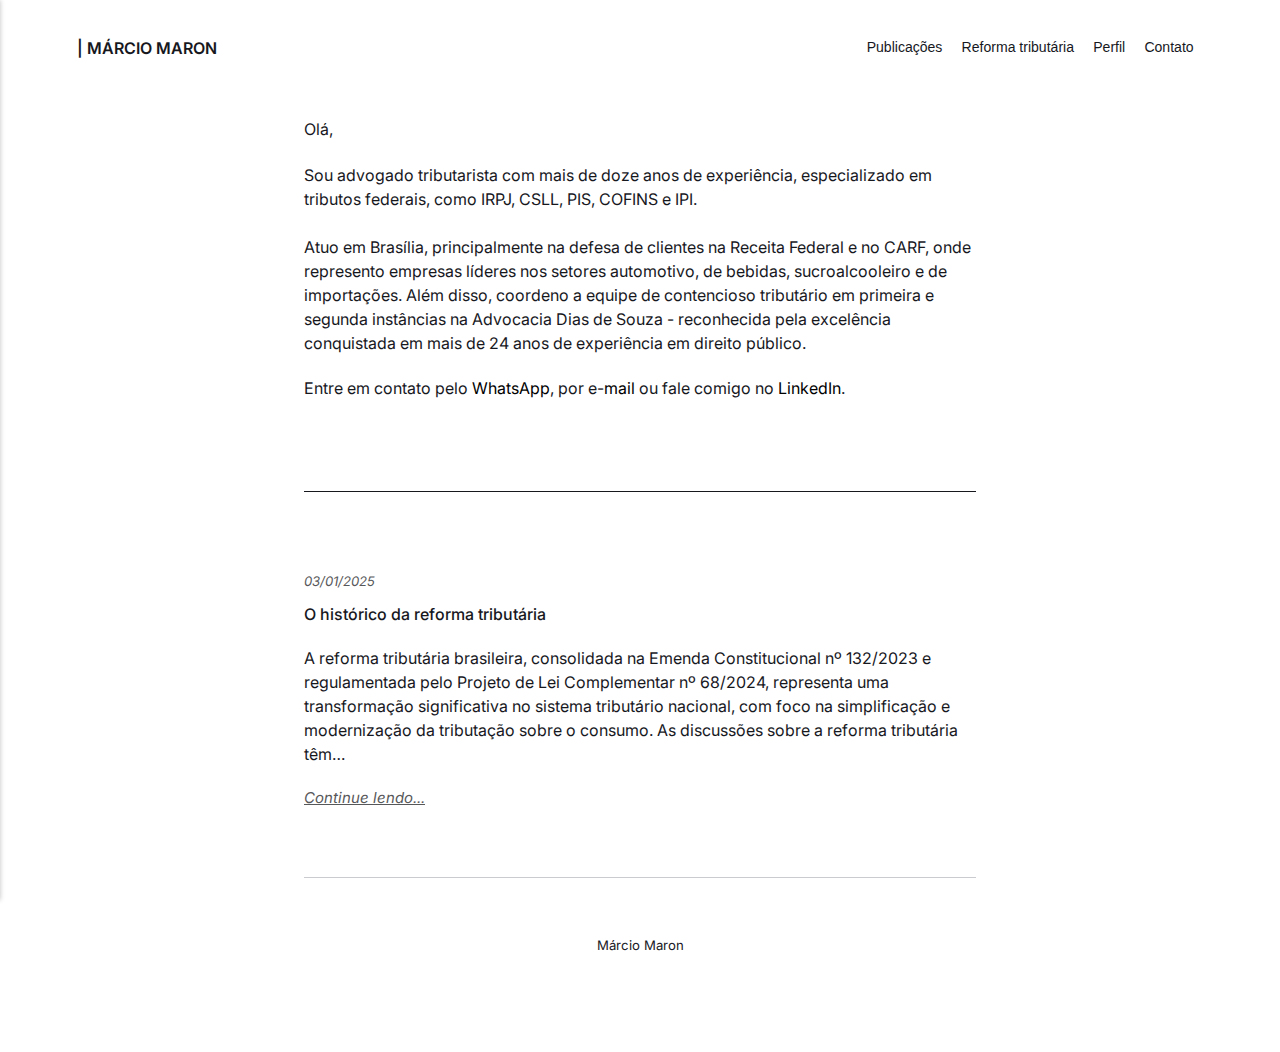
<file: index.html>
<!DOCTYPE html><html lang="pt-br"><head><meta charset="utf-8"><meta http-equiv="X-UA-Compatible" content="IE=edge"><meta name="viewport" content="width=device-width,initial-scale=1"><title>| MÁRCIO MARON</title><meta name="generator" content="Publii Open-Source CMS for Static Site"><link rel="canonical" href="https://marciomaron.github.io/blog/"><link rel="alternate" type="application/atom+xml" href="https://marciomaron.github.io/blog/feed.xml"><link rel="alternate" type="application/json" href="https://marciomaron.github.io/blog/feed.json"><meta property="og:title" content="| MÁRCIO MARON"><meta property="og:site_name" content="| MÁRCIO MARON"><meta property="og:description" content=""><meta property="og:url" content="https://marciomaron.github.io/blog/"><meta property="og:type" content="website"><link rel="stylesheet" href="https://marciomaron.github.io/blog/assets/css/style.css?v=66e48101b60fecb039766e4c2c073a43"><script type="application/ld+json">{"@context":"http://schema.org","@type":"Organization","name":"| MÁRCIO MARON","url":"https://marciomaron.github.io/blog/","sameAs":["www.linkedin.com/in/marciomaron"]}</script><noscript><style>img[loading] {
                    opacity: 1;
                }</style></noscript><script src="greetings.js"></script><link rel="preconnect" href="https://fonts.googleapis.com"><link rel="preconnect" href="https://fonts.gstatic.com" crossorigin><link href="https://fonts.googleapis.com/css2?family=Inter:ital,opsz@0,14..32;1,14..32&display=swap" rel="stylesheet"><style>.fi{fill:none;stroke-linecap:round;stroke-linejoin:round;vertical-align:middle}</style></head><body class="home-template"><script src="greetings.js"></script><header class="top js-header"><a class="logo" href="https://marciomaron.github.io/blog/">| MÁRCIO MARON</a><nav class="navbar js-navbar"><button class="navbar__toggle js-toggle" aria-label="Menu" aria-haspopup="true" aria-expanded="false"><span class="navbar__toggle-box"><span class="navbar__toggle-inner">Menu</span></span></button><ul class="navbar__menu"><li><a href="https://marciomaron.github.io/blog/" title="Publicações" target="_self">Publicações</a></li><li><a href="https://marciomaron.github.io/blog/tags/reformatributaria/" target="_self">Reforma tributária</a></li><li><a href="https://marciomaron.github.io/blog/perfil.html" target="_self">Perfil</a></li><li><a href="https://marciomaron.github.io/blog/contato.html" title="Contato" target="_self">Contato</a></li></ul></nav></header><main><div class="hero hero--noimage"><header class="hero__content"><div class="wrapper"><p id="saudadiv">Olá,</p><p>Sou advogado tributarista com mais de doze anos de experiência, especializado em tributos federais, como IRPJ, CSLL, PIS, COFINS e IPI.<br><br>Atuo em Brasília, principalmente na defesa de clientes na Receita Federal e no CARF, onde represento empresas líderes nos setores automotivo, de bebidas, sucroalcooleiro e de importações. Além disso, coordeno a equipe de contencioso tributário em primeira e segunda instâncias na Advocacia Dias de Souza - reconhecida pela excelência conquistada em mais de 24 anos de experiência em direito público.</p><p>Entre em contato pelo <span style="color: #000000;"><a href="https://wa.me/5561999346785?text=Ol%C3%A1%2C%20consegui%20o%20seu%20contato%20pelo%20seu%20site.%20Preciso%20falar%20com%20voc%C3%AA." title="WhatsApp" target="_blank" rel="noopener" style="color: #000000;">WhatsApp</a></span>, por <a href="&amp;#109;&amp;#97;&amp;#105;&amp;#108;&amp;#116;&amp;#111;&amp;#58;&amp;#109;&amp;#97;&amp;#114;&amp;#99;&amp;#105;&amp;#111;&amp;#46;&amp;#109;&amp;#97;&amp;#114;&amp;#111;&amp;#110;&amp;#64;&amp;#109;&amp;#97;&amp;#114;&amp;#99;&amp;#105;&amp;#111;&amp;#109;&amp;#97;&amp;#114;&amp;#111;&amp;#110;&amp;#46;&amp;#99;&amp;#111;&amp;#109;&amp;#46;&amp;#98;&amp;#114;" title="e-mail">e-<span style="color: #000000;">mail</span></a> ou fale comigo no <span style="color: #000000;"><a href="http://www.linkedin.com/in/marciomaron" title="LinkedIn" style="color: #000000;">LinkedIn</a></span>.</p><p> </p></div></header></div><div class="wrapper feed"><article class="feed__item"><div class="feed__content"><header><div class="feed__meta"><time datetime="2025-01-03T18:34" class="feed__date">03/01/2025</time></div><h2 class="feed__title"><a href="https://marciomaron.github.io/blog/o-historico-da-reforma-tributaria.html">O histórico da reforma tributária</a></h2></header><p>A reforma tributária brasileira, consolidada na Emenda Constitucional nº 132/2023 e regulamentada pelo Projeto de Lei Complementar nº 68/2024, representa uma transformação significativa no sistema tributário nacional, com foco na simplificação e modernização da tributação sobre o consumo. As discussões sobre a reforma tributária têm&hellip;</p><a href="https://marciomaron.github.io/blog/o-historico-da-reforma-tributaria.html" class="readmore feed__readmore">Continue lendo...</a></div></article></div></main><footer class="footer"><div class="wrapper"><div class="footer__copyright"><p>Márcio Maron</p></div><div class="footer__social"><a href="www.linkedin.com/in/marciomaron" aria-label="LinkedIn"><svg><use xlink:href="https://marciomaron.github.io/blog/assets/svg/svg-map.svg#linkedin"/></svg></a></div><button onclick="backToTopFunction()" id="backToTop" class="footer__bttop" aria-label="Voltar ao topo" title="Voltar ao topo"><svg width="20" height="20"><use xlink:href="https://marciomaron.github.io/blog/assets/svg/svg-map.svg#toparrow"/></svg></button></div></footer><script defer="defer" src="https://marciomaron.github.io/blog/assets/js/scripts.min.js?v=ffcbea6c02c8178d10092962b235a5b0"></script><script>window.publiiThemeMenuConfig={mobileMenuMode:'sidebar',animationSpeed:300,submenuWidth: 'auto',doubleClickTime:500,mobileMenuExpandableSubmenus:true,relatedContainerForOverlayMenuSelector:'.top'};</script><script>var images = document.querySelectorAll('img[loading]');
        for (var i = 0; i < images.length; i++) {
            if (images[i].complete) {
                images[i].classList.add('is-loaded');
            } else {
                images[i].addEventListener('load', function () {
                    this.classList.add('is-loaded');
                }, false);
            }
        }</script></body></html>
</file>
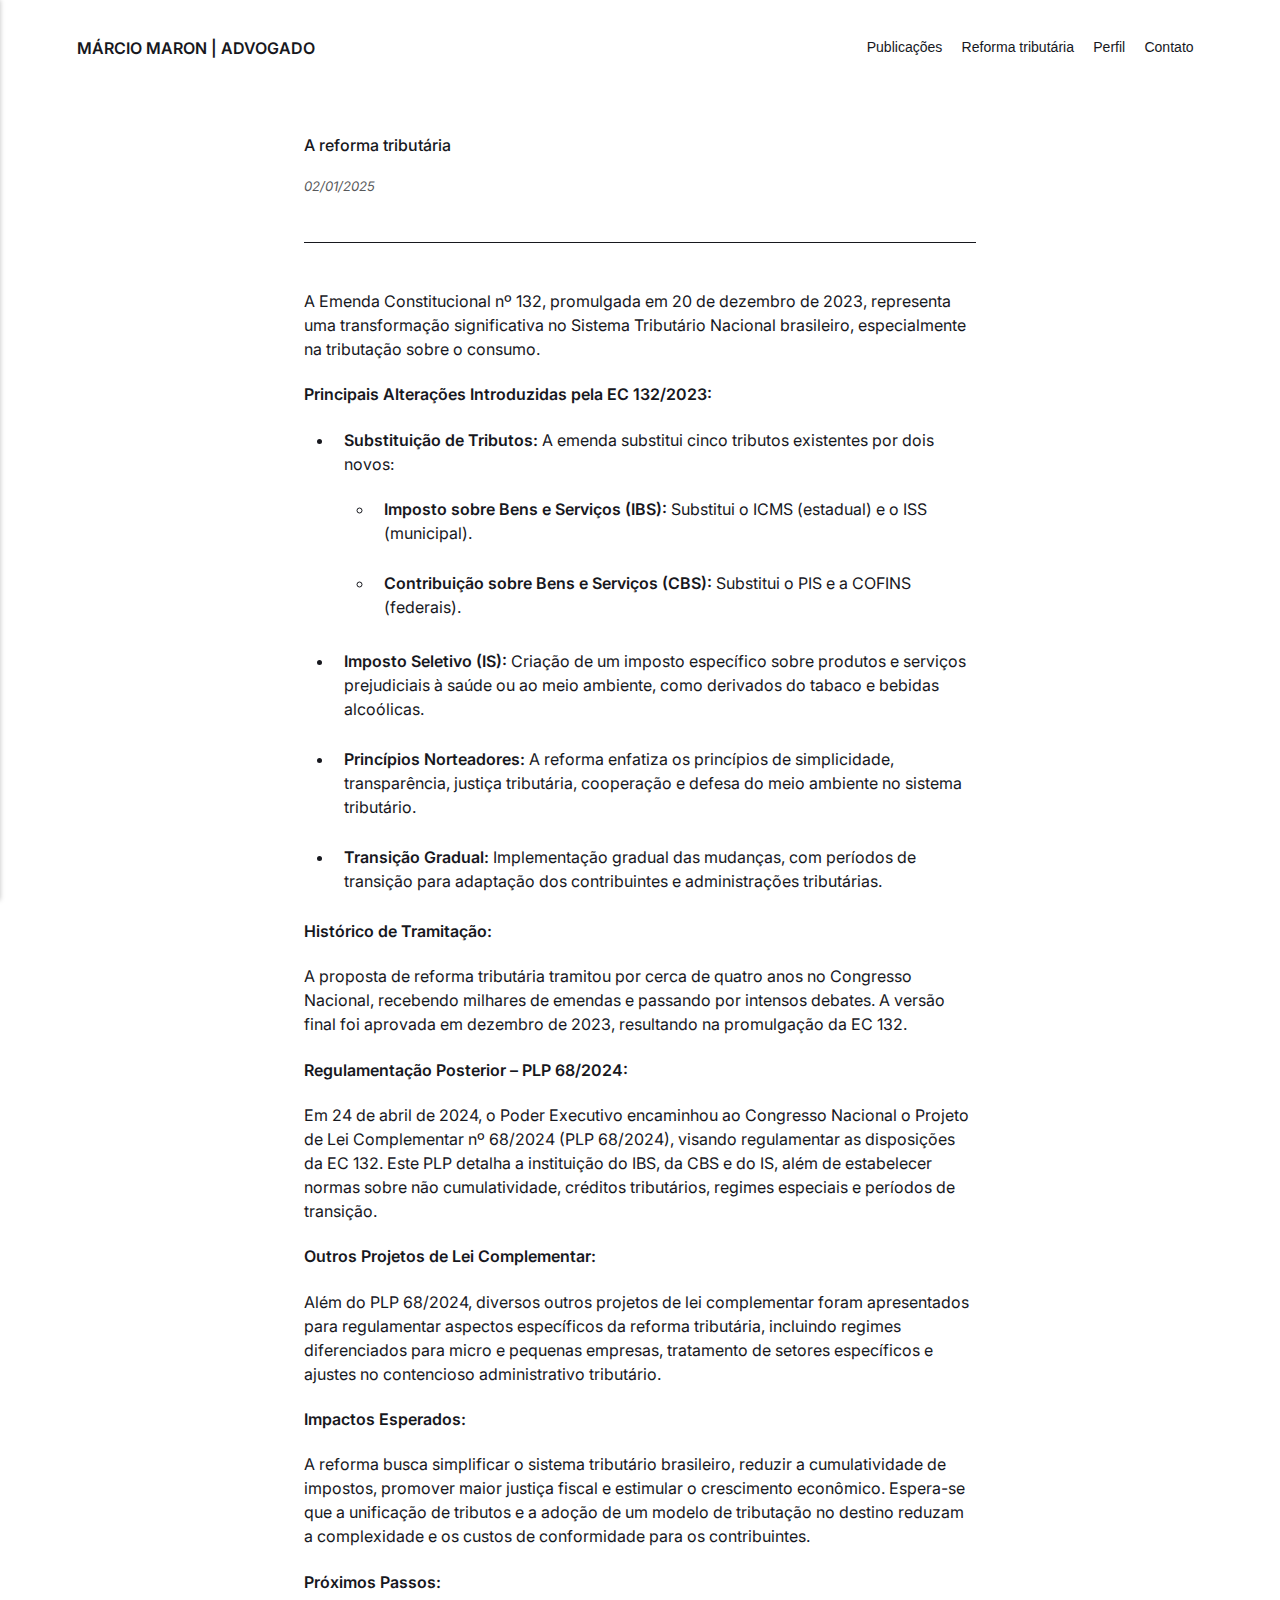
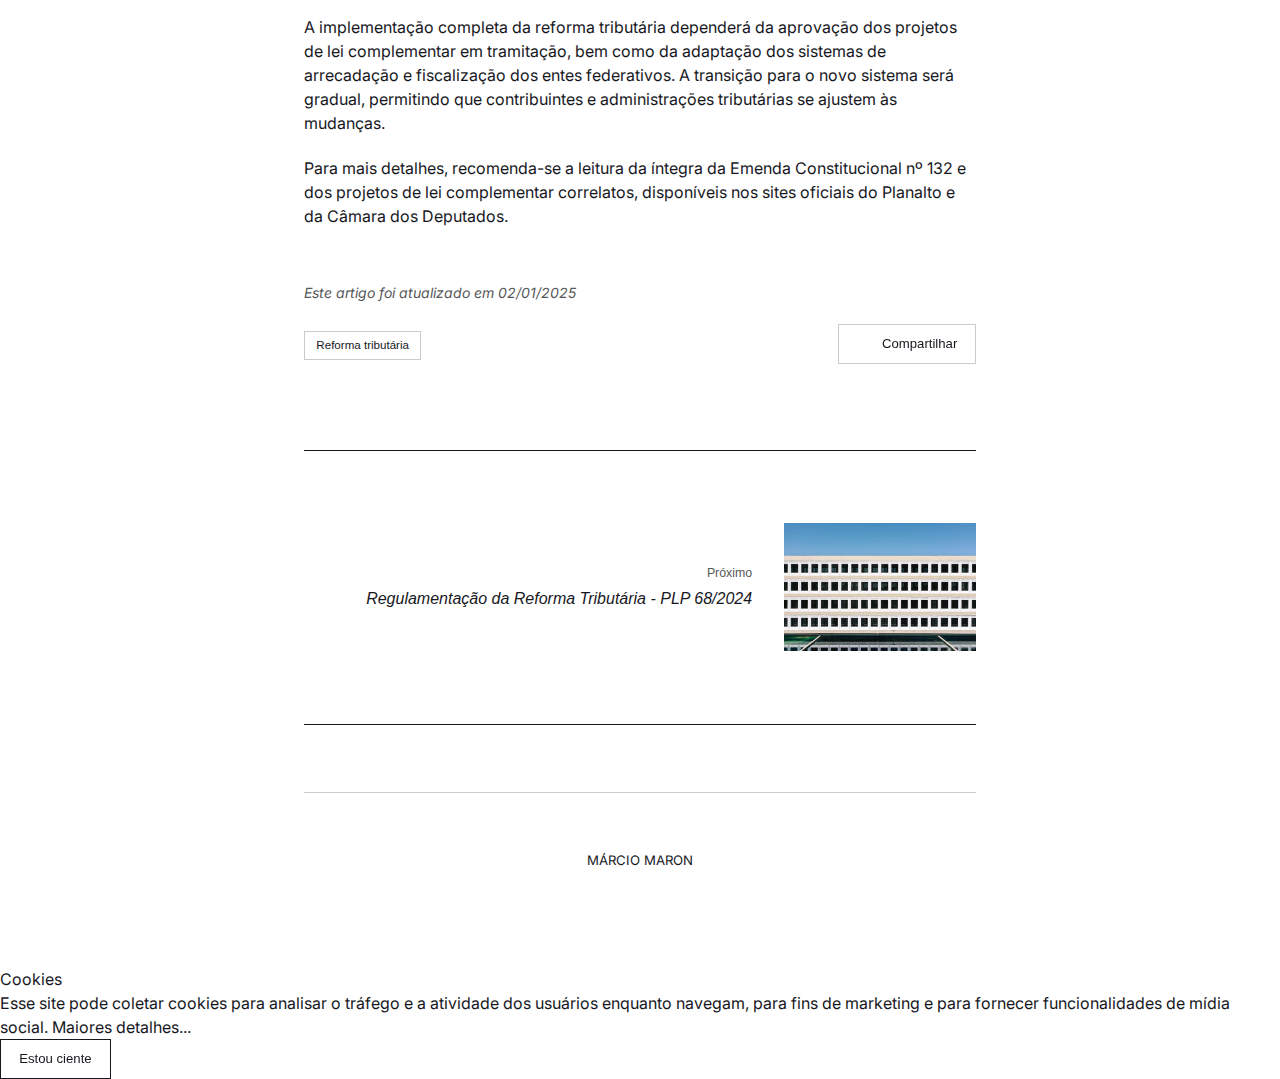
<file: a-reforma-tributaria.html>
<!DOCTYPE html><html lang="pt-br"><head><meta charset="utf-8"><meta http-equiv="X-UA-Compatible" content="IE=edge"><meta name="viewport" content="width=device-width,initial-scale=1"><title>A reforma tributária - MÁRCIO MARON | ADVOGADO</title><meta name="description" content="A Emenda Constitucional nº 132, promulgada em 20 de dezembro de 2023, representa uma transformação significativa no Sistema Tributário Nacional brasileiro, especialmente na tributação sobre o consumo. Principais Alterações Introduzidas pela EC 132/2023: Substituição de Tributos: A emenda substitui cinco tributos existentes por dois novos:&hellip;"><meta name="generator" content="Publii Open-Source CMS for Static Site"><script type="text/javascript" async src="https://www.googletagmanager.com/gtag/js?id=G-RFB75SV3LR"></script><script type="text/javascript">window.dataLayer = window.dataLayer || [];
				  function gtag(){dataLayer.push(arguments);}
				  gtag('js', new Date());
				  gtag('config', 'G-RFB75SV3LR' );</script><link rel="canonical" href="https://marciomaron.github.io/blog/a-reforma-tributaria.html"><link rel="alternate" type="application/atom+xml" href="https://marciomaron.github.io/blog/feed.xml"><link rel="alternate" type="application/json" href="https://marciomaron.github.io/blog/feed.json"><meta property="og:title" content="A reforma tributária"><meta property="og:site_name" content="MÁRCIO MARON | ADVOGADO"><meta property="og:description" content="A Emenda Constitucional nº 132, promulgada em 20 de dezembro de 2023, representa uma transformação significativa no Sistema Tributário Nacional brasileiro, especialmente na tributação sobre o consumo. Principais Alterações Introduzidas pela EC 132/2023: Substituição de Tributos: A emenda substitui cinco tributos existentes por dois novos:&hellip;"><meta property="og:url" content="https://marciomaron.github.io/blog/a-reforma-tributaria.html"><meta property="og:type" content="article"><link rel="shortcut icon" href="https://marciomaron.github.io/blog/media/website/favicon-32x32.png" type="image/png"><link rel="stylesheet" href="https://marciomaron.github.io/blog/assets/css/style.css?v=a04d1b5a97a831f4463d0fa3baf5745c"><script type="application/ld+json">{"@context":"http://schema.org","@type":"Article","mainEntityOfPage":{"@type":"WebPage","@id":"https://marciomaron.github.io/blog/a-reforma-tributaria.html"},"headline":"A reforma tributária","datePublished":"2025-01-02T21:35-03:00","dateModified":"2025-01-02T22:18-03:00","description":"A Emenda Constitucional nº 132, promulgada em 20 de dezembro de 2023, representa uma transformação significativa no Sistema Tributário Nacional brasileiro, especialmente na tributação sobre o consumo. Principais Alterações Introduzidas pela EC 132/2023: Substituição de Tributos: A emenda substitui cinco tributos existentes por dois novos:&hellip;","author":{"@type":"Person","name":"Márcio Maron","url":"https://marciomaron.github.io/blog/authors/marcio-maron/"},"publisher":{"@type":"Organization","name":"Márcio Maron"}}</script><noscript><style>img[loading] {
                    opacity: 1;
                }</style></noscript><script src="assets/js/greetings.js" defer="defer"></script><link rel="preconnect" href="https://fonts.googleapis.com"><link rel="preconnect" href="https://fonts.gstatic.com" crossorigin><link href="https://fonts.googleapis.com/css2?family=Inter:ital,opsz@0,14..32;1,14..32&display=swap" rel="stylesheet"><style>.fi{fill:none;stroke-linecap:round;stroke-linejoin:round;vertical-align:middle}</style></head><body class="post-template"><script src="greetings.js"></script><header class="top js-header"><a class="logo" href="https://marciomaron.github.io/blog/">MÁRCIO MARON | ADVOGADO</a><nav class="navbar js-navbar"><button class="navbar__toggle js-toggle" aria-label="Menu" aria-haspopup="true" aria-expanded="false"><span class="navbar__toggle-box"><span class="navbar__toggle-inner">Menu</span></span></button><ul class="navbar__menu"><li><a href="https://marciomaron.github.io/blog/" title="Publicações" target="_self">Publicações</a></li><li><a href="https://marciomaron.github.io/blog/tags/reformatributaria/" target="_self">Reforma tributária</a></li><li><a href="https://marciomaron.github.io/blog/perfil.html" title="Perfil" target="_self">Perfil</a></li><li><a href="https://marciomaron.github.io/blog/contato.html" title="Contato" target="_self">Contato</a></li></ul></nav></header><main class="post"><article class="content"><div class="hero hero--noimage"><header class="hero__content"><div class="wrapper"><h1>A reforma tributária</h1><div class="feed__meta content__meta"><time datetime="2025-01-02T21:35" class="feed__date">02/01/2025</time></div></div></header></div><div class="entry-wrapper content__entry"><p>A Emenda Constitucional nº 132, promulgada em 20 de dezembro de 2023, representa uma transformação significativa no Sistema Tributário Nacional brasileiro, especialmente na tributação sobre o consumo.</p><p><strong>Principais Alterações Introduzidas pela EC 132/2023:</strong></p><ul><li><p><strong>Substituição de Tributos:</strong> A emenda substitui cinco tributos existentes por dois novos:</p><ul><li><p><strong>Imposto sobre Bens e Serviços (IBS):</strong> Substitui o ICMS (estadual) e o ISS (municipal).</p></li><li><p><strong>Contribuição sobre Bens e Serviços (CBS):</strong> Substitui o PIS e a COFINS (federais).</p></li></ul></li><li><p><strong>Imposto Seletivo (IS):</strong> Criação de um imposto específico sobre produtos e serviços prejudiciais à saúde ou ao meio ambiente, como derivados do tabaco e bebidas alcoólicas.</p></li><li><p><strong>Princípios Norteadores:</strong> A reforma enfatiza os princípios de simplicidade, transparência, justiça tributária, cooperação e defesa do meio ambiente no sistema tributário.</p></li><li><p><strong>Transição Gradual:</strong> Implementação gradual das mudanças, com períodos de transição para adaptação dos contribuintes e administrações tributárias.</p></li></ul><p><strong>Histórico de Tramitação:</strong></p><p>A proposta de reforma tributária tramitou por cerca de quatro anos no Congresso Nacional, recebendo milhares de emendas e passando por intensos debates. A versão final foi aprovada em dezembro de 2023, resultando na promulgação da EC 132.</p><p><strong>Regulamentação Posterior – PLP 68/2024:</strong></p><p>Em 24 de abril de 2024, o Poder Executivo encaminhou ao Congresso Nacional o Projeto de Lei Complementar nº 68/2024 (PLP 68/2024), visando regulamentar as disposições da EC 132. Este PLP detalha a instituição do IBS, da CBS e do IS, além de estabelecer normas sobre não cumulatividade, créditos tributários, regimes especiais e períodos de transição.</p><p><strong>Outros Projetos de Lei Complementar:</strong></p><p>Além do PLP 68/2024, diversos outros projetos de lei complementar foram apresentados para regulamentar aspectos específicos da reforma tributária, incluindo regimes diferenciados para micro e pequenas empresas, tratamento de setores específicos e ajustes no contencioso administrativo tributário.</p><p><strong>Impactos Esperados:</strong></p><p>A reforma busca simplificar o sistema tributário brasileiro, reduzir a cumulatividade de impostos, promover maior justiça fiscal e estimular o crescimento econômico. Espera-se que a unificação de tributos e a adoção de um modelo de tributação no destino reduzam a complexidade e os custos de conformidade para os contribuintes.</p><p><strong>Próximos Passos:</strong></p><p>A implementação completa da reforma tributária dependerá da aprovação dos projetos de lei complementar em tramitação, bem como da adaptação dos sistemas de arrecadação e fiscalização dos entes federativos. A transição para o novo sistema será gradual, permitindo que contribuintes e administrações tributárias se ajustem às mudanças.</p><p>Para mais detalhes, recomenda-se a leitura da íntegra da Emenda Constitucional nº 132 e dos projetos de lei complementar correlatos, disponíveis nos sites oficiais do Planalto e da Câmara dos Deputados.</p></div><footer class="content__footer"><div class="entry-wrapper"><p class="content__updated">Este artigo foi atualizado em 02/01/2025</p><div class="content__actions"><ul class="content__tag"><li><a href="https://marciomaron.github.io/blog/tags/reformatributaria/">Reforma tributária</a></li></ul><div class="content__share"><button class="btn--icon content__share-button js-content__share-button"><svg width="20" height="20" aria-hidden="true"><use xlink:href="https://marciomaron.github.io/blog/assets/svg/svg-map.svg#share"></use></svg> <span>Compartilhar</span></button><div class="content__share-popup js-content__share-popup"><a href="https://twitter.com/intent/tweet?url=https%3A%2F%2Fmarciomaron.github.io%2Fblog%2Fa-reforma-tributaria.html&amp;via=marciomaron&amp;text=A%20reforma%20tribut%C3%A1ria" class="js-share twitter" rel="nofollow noopener noreferrer"><svg class="icon" aria-hidden="true" focusable="false"><use xlink:href="https://marciomaron.github.io/blog/assets/svg/svg-map.svg#twitter"/></svg> <span>Twitter</span> </a><a href="https://www.linkedin.com/sharing/share-offsite/?url=https%3A%2F%2Fmarciomaron.github.io%2Fblog%2Fa-reforma-tributaria.html" class="js-share linkedin" rel="nofollow noopener noreferrer"><svg class="icon" aria-hidden="true" focusable="false"><use xlink:href="https://marciomaron.github.io/blog/assets/svg/svg-map.svg#linkedin"/></svg> <span>LinkedIn</span> </a><a href="https://api.whatsapp.com/send?text=A%20reforma%20tribut%C3%A1ria https%3A%2F%2Fmarciomaron.github.io%2Fblog%2Fa-reforma-tributaria.html" class="js-share whatsapp" rel="nofollow noopener noreferrer"><svg class="icon" aria-hidden="true" focusable="false"><use xlink:href="https://marciomaron.github.io/blog/assets/svg/svg-map.svg#whatsapp"/></svg> <span>WhatsApp</span></a></div></div></div></div><nav class="content__nav"><div class="wrapper"><div class="content__nav-inner"><div class="content__nav-next"><a href="https://marciomaron.github.io/blog/regulamentacao-da-reforma-tributaria-plp-682024.html" class="content__nav-link" rel="next"><div><span>Próximo</span> Regulamentação da Reforma Tributária - PLP 68/2024</div><figure class="content__nav-image"><img src="https://marciomaron.github.io/blog/media/posts/4/responsive/DJI_0228-xs.jpg" class="lazyload" loading="lazy" alt="" height="1751" width="1751"></figure></a></div></div></div></nav></footer></article></main><footer class="footer"><div class="wrapper"><div class="footer__copyright"><p>MÁRCIO MARON</p></div><div class="footer__social"><a href="www.linkedin.com/in/marciomaron" aria-label="LinkedIn"><svg><use xlink:href="https://marciomaron.github.io/blog/assets/svg/svg-map.svg#linkedin"/></svg> </a><a href="www.youtube.com/marciomaron" aria-label="Youtube"><svg><use xlink:href="https://marciomaron.github.io/blog/assets/svg/svg-map.svg#youtube"/></svg></a></div><button onclick="backToTopFunction()" id="backToTop" class="footer__bttop" aria-label="Voltar ao topo" title="Voltar ao topo"><svg width="20" height="20"><use xlink:href="https://marciomaron.github.io/blog/assets/svg/svg-map.svg#toparrow"/></svg></button></div></footer><script defer="defer" src="https://marciomaron.github.io/blog/assets/js/scripts.min.js?v=ffcbea6c02c8178d10092962b235a5b0"></script><script>window.publiiThemeMenuConfig={mobileMenuMode:'sidebar',animationSpeed:300,submenuWidth: 'auto',doubleClickTime:500,mobileMenuExpandableSubmenus:true,relatedContainerForOverlayMenuSelector:'.top'};</script><script>var images = document.querySelectorAll('img[loading]');
        for (var i = 0; i < images.length; i++) {
            if (images[i].complete) {
                images[i].classList.add('is-loaded');
            } else {
                images[i].addEventListener('load', function () {
                    this.classList.add('is-loaded');
                }, false);
            }
        }</script><div class="pcb" data-behaviour="link" data-behaviour-link="#cookie-settings" data-revision="1" data-config-ttl="90" data-debug-mode="false"><div role="dialog" aria-modal="true" aria-hidden="true" aria-labelledby="pcb-title" aria-describedby="pcb-txt" class="pcb__banner"><div class="pcb__inner"><div id="pcb-title" role="heading" aria-level="2" class="pcb__title">Cookies</div><div id="pcb-txt" class="pcb__txt">Esse site pode coletar cookies para analisar o tráfego e a atividade dos usuários enquanto navegam, para fins de marketing e para fornecer funcionalidades de mídia social. <a href="https://marciomaron.github.io/blog/politica-de-privacidade.html">Maiores detalhes...</a></div><div class="pcb__buttons"><button type="button" class="pcb__btn pcb__btn--solid pcb__btn--accept">Estou ciente</button></div></div></div></div><script>(function(win) {
    if (!document.querySelector('.pcb')) {
        return;
    }

    var cbConfig = {
        behaviour: document.querySelector('.pcb').getAttribute('data-behaviour'),
        behaviourLink: document.querySelector('.pcb').getAttribute('data-behaviour-link'),
        revision: document.querySelector('.pcb').getAttribute('data-revision'),
        configTTL: parseInt(document.querySelector('.pcb').getAttribute('data-config-ttl'), 10),
        debugMode: document.querySelector('.pcb').getAttribute('data-debug-mode') === 'true',
        initialState: null,
        initialLsState: null,
        previouslyAccepted: []
    };

    var cbUI = {
        wrapper: document.querySelector('.pcb'),
        banner: {
            element: null,
            btnAccept: null,
            btnReject: null,
            btnConfigure: null
        },
        popup: {
            element: null,
            btnClose: null,
            btnSave: null,
            btnAccept: null,
            btnReject: null,
            checkboxes: null,
        },
        overlay: null,
        badge: null,
        blockedScripts: document.querySelectorAll('script[type^="gdpr-blocker/"]'),
        triggerLinks: cbConfig.behaviourLink ? document.querySelectorAll('a[href*="' + cbConfig.behaviourLink + '"]') : null
    };

    function initUI () {
        // setup banner elements
        cbUI.banner.element = cbUI.wrapper.querySelector('.pcb__banner');
        cbUI.banner.btnAccept = cbUI.banner.element.querySelector('.pcb__btn--accept');
        cbUI.banner.btnReject = cbUI.banner.element.querySelector('.pcb__btn--reject');
        cbUI.banner.btnConfigure = cbUI.banner.element.querySelector('.pcb__btn--configure');

        // setup popup elements
        if (cbUI.wrapper.querySelector('.pcb__popup')) {
            cbUI.popup.element = cbUI.wrapper.querySelector('.pcb__popup');
            cbUI.popup.btnClose = cbUI.wrapper.querySelector('.pcb__popup__close');
            cbUI.popup.btnSave = cbUI.popup.element.querySelector('.pcb__btn--save');
            cbUI.popup.btnAccept = cbUI.popup.element.querySelector('.pcb__btn--accept');
            cbUI.popup.btnReject = cbUI.popup.element.querySelector('.pcb__btn--reject');
            cbUI.popup.checkboxes = cbUI.popup.element.querySelector('input[type="checkbox"]');
            // setup overlay
            cbUI.overlay = cbUI.wrapper.querySelector('.pcb__overlay');
        }

        cbUI.badge = cbUI.wrapper.querySelector('.pcb__badge');

        if (cbConfig.behaviour.indexOf('link') > -1) {
            for (var i = 0; i < cbUI.triggerLinks.length; i++) {
                cbUI.triggerLinks[i].addEventListener('click', function(e) {
                    e.preventDefault();
                    showBannerOrPopup();
                });
            }
        }
    }

    function initState () {
        var lsKeyName = getConfigName();
        var currentConfig = localStorage.getItem(lsKeyName);
        var configIsFresh = checkIfConfigIsFresh();

        if (!configIsFresh || currentConfig === null) {
            if (cbConfig.debugMode) {
                console.log('🍪 Config not found, or configuration expired');
            }

            if (window.publiiCBGCM) {
                gtag('consent', 'default', {
                    'ad_storage': window.publiiCBGCM.defaultState.ad_storage ? 'granted' : 'denied',
                    'ad_personalization': window.publiiCBGCM.defaultState.ad_personalization ? 'granted' : 'denied',
                    'ad_user_data': window.publiiCBGCM.defaultState.ad_user_data ? 'granted' : 'denied',
                    'analytics_storage': window.publiiCBGCM.defaultState.analytics_storage ? 'granted' : 'denied',
                    'personalization_storage': window.publiiCBGCM.defaultState.personalization_storage ? 'granted' : 'denied',
                    'functionality_storage': window.publiiCBGCM.defaultState.functionality_storage ? 'granted' : 'denied',
                    'security_storage': window.publiiCBGCM.defaultState.security_storage ? 'granted' : 'denied'
                });  
                
                if (cbConfig.debugMode) {
                    console.log('🍪 GCMv2 DEFAULT STATE: ' + JSON.stringify({
                        'ad_storage': window.publiiCBGCM.defaultState.ad_storage ? 'granted' : 'denied',
                        'ad_personalization': window.publiiCBGCM.defaultState.ad_personalization ? 'granted' : 'denied',
                        'ad_user_data': window.publiiCBGCM.defaultState.ad_user_data ? 'granted' : 'denied',
                        'analytics_storage': window.publiiCBGCM.defaultState.analytics_storage ? 'granted' : 'denied',
                        'personalization_storage': window.publiiCBGCM.defaultState.personalization_storage ? 'granted' : 'denied',
                        'functionality_storage': window.publiiCBGCM.defaultState.functionality_storage ? 'granted' : 'denied',
                        'security_storage': window.publiiCBGCM.defaultState.security_storage ? 'granted' : 'denied'
                    }));
                }
            }

            showBanner();
        } else if (typeof currentConfig === 'string') {
            if (cbConfig.debugMode) {
                console.log('🍪 Config founded');
            }

            cbConfig.initialLsState = currentConfig.split(',');

            if (window.publiiCBGCM) {
                gtag('consent', 'default', {
                    'ad_storage': getDefaultConsentState(currentConfig, 'ad_storage'),
                    'ad_personalization': getDefaultConsentState(currentConfig, 'ad_personalization'),
                    'ad_user_data': getDefaultConsentState(currentConfig, 'ad_user_data'),
                    'analytics_storage': getDefaultConsentState(currentConfig, 'analytics_storage'),
                    'personalization_storage': getDefaultConsentState(currentConfig, 'personalization_storage'),
                    'functionality_storage': getDefaultConsentState(currentConfig, 'functionality_storage'),
                    'security_storage': getDefaultConsentState(currentConfig, 'security_storage')
                });
                
                if (cbConfig.debugMode) {
                    console.log('🍪 GCMv2 DEFAULT STATE: ' + JSON.stringify({
                        'ad_storage': getDefaultConsentState(currentConfig, 'ad_storage'),
                        'ad_personalization': getDefaultConsentState(currentConfig, 'ad_personalization'),
                        'ad_user_data': getDefaultConsentState(currentConfig, 'ad_user_data'),
                        'analytics_storage': getDefaultConsentState(currentConfig, 'analytics_storage'),
                        'personalization_storage': getDefaultConsentState(currentConfig, 'personalization_storage'),
                        'functionality_storage': getDefaultConsentState(currentConfig, 'functionality_storage'),
                        'security_storage': getDefaultConsentState(currentConfig, 'security_storage')
                    }));
                }
            }

            showBadge();

            if (cbUI.popup.element) {
                var allowedGroups = currentConfig.split(',');
                var checkedCheckboxes = cbUI.popup.element.querySelectorAll('input[type="checkbox"]:checked');

                for (var j = 0; j < checkedCheckboxes.length; j++) {
                    var name = checkedCheckboxes[j].getAttribute('data-group-name');

                    if (name && name !== '-' && allowedGroups.indexOf(name) === -1) {
                        checkedCheckboxes[j].checked = false;
                    }
                }

                for (var i = 0; i < allowedGroups.length; i++) {
                    var checkbox = cbUI.popup.element.querySelector('input[type="checkbox"][data-group-name="' + allowedGroups[i] + '"]');

                    if (checkbox) {
                        checkbox.checked = true;
                    }

                    allowCookieGroup(allowedGroups[i]);
                }
            }
        }

        setTimeout(function () {
            cbConfig.initialState = getInitialStateOfConsents();
        }, 0);
    }

    function checkIfConfigIsFresh () {
        var lastConfigSave = localStorage.getItem('publii-gdpr-cookies-config-save-date');

        if (lastConfigSave === null) {
            return false;
        }

        lastConfigSave = parseInt(lastConfigSave, 10);

        if (lastConfigSave === 0) {
            return true;
        }

        if (+new Date() - lastConfigSave < cbConfig.configTTL * 24 * 60 * 60 * 1000) {
            return true;
        }

        return false;
    }

    function getDefaultConsentState (currentConfig, consentGroup) {
        let configGroups = currentConfig.split(',');

        for (let i = 0; i < configGroups.length; i++) {
            let groupName = configGroups[i];
            let group = window.publiiCBGCM.groups.find(group => group.cookieGroup === groupName);

            if (group && group[consentGroup]) {
                return 'granted';
            }
        }  
        
        if (window.publiiCBGCM.defaultState[consentGroup]) {
            return 'granted'; 
        }
        
        return 'denied';
    }

    function initBannerEvents () {
        cbUI.banner.btnAccept.addEventListener('click', function (e) {
            e.preventDefault();
            acceptAllCookies('banner');
            showBadge();
        }, false);

        if (cbUI.banner.btnReject) {
            cbUI.banner.btnReject.addEventListener('click', function (e) {
                e.preventDefault();
                rejectAllCookies();
                showBadge();
            }, false);
        }

        if (cbUI.banner.btnConfigure) {
            cbUI.banner.btnConfigure.addEventListener('click', function (e) {
                e.preventDefault();
                hideBanner();
                showAdvancedPopup();
                showBadge();
            }, false);
        }
    }

    function initPopupEvents () {
        if (!cbUI.popup.element) {
            return;
        }

        cbUI.overlay.addEventListener('click', function (e) {
            hideAdvancedPopup();
        }, false);

        cbUI.popup.element.addEventListener('click', function (e) {
            e.stopPropagation();
        }, false);

        cbUI.popup.btnAccept.addEventListener('click', function (e) {
            e.preventDefault();
            acceptAllCookies('popup');
        }, false);

        cbUI.popup.btnReject.addEventListener('click', function (e) {
            e.preventDefault();
            rejectAllCookies();
        }, false);

        cbUI.popup.btnSave.addEventListener('click', function (e) {
            e.preventDefault();
            saveConfiguration();
        }, false);

        cbUI.popup.btnClose.addEventListener('click', function (e) {
            e.preventDefault();
            hideAdvancedPopup();
        }, false);
    }

    function initBadgeEvents () {
        if (!cbUI.badge) {
            return;
        }

        cbUI.badge.addEventListener('click', function (e) {
            showBannerOrPopup();
        }, false);
    }

    initUI();
    initState();
    initBannerEvents();
    initPopupEvents();
    initBadgeEvents();

    /**
     * API
     */
    function addScript (src, inline) {
        var newScript = document.createElement('script');

        if (src) {
            newScript.setAttribute('src', src);
        }

        if (inline) {
            newScript.text = inline;
        }

        document.body.appendChild(newScript);
    }

    function allowCookieGroup (allowedGroup) {
        var scripts = document.querySelectorAll('script[type="gdpr-blocker/' + allowedGroup + '"]');
        cbConfig.previouslyAccepted.push(allowedGroup);
    
        for (var j = 0; j < scripts.length; j++) {
            addScript(scripts[j].src, scripts[j].text);
        }

        var groupEvent = new Event('publii-cookie-banner-unblock-' + allowedGroup);
        document.body.dispatchEvent(groupEvent);
        unlockEmbeds(allowedGroup);

        if (cbConfig.debugMode) {
            console.log('🍪 Allowed group: ' + allowedGroup);
        }

        if (window.publiiCBGCM && cbConfig.initialLsState.indexOf(allowedGroup) === -1) {
            let consentResult = {};
            let group = window.publiiCBGCM.groups.find(group => group.cookieGroup === allowedGroup);

            if (group) {
                let foundSomeConsents = false;

                Object.keys(group).forEach(key => {
                    if (key !== 'cookieGroup' && group[key] === true) {
                        consentResult[key] = 'granted';
                        foundSomeConsents = true;
                    }
                });

                if (foundSomeConsents) {
                    gtag('consent', 'update', consentResult);   

                    if (cbConfig.debugMode) {
                        console.log('🍪 GCMv2 UPDATE: ' + JSON.stringify(consentResult));
                    }
                }
            }
        }
    }

    function showBannerOrPopup () {
        if (cbUI.popup.element) {
            showAdvancedPopup();
        } else {
            showBanner();
        }
    }

    function showAdvancedPopup () {
        cbUI.popup.element.classList.add('is-visible');
        cbUI.overlay.classList.add('is-visible');
        cbUI.popup.element.setAttribute('aria-hidden', 'false');
        cbUI.overlay.setAttribute('aria-hidden', 'false');
    }

    function hideAdvancedPopup () {
        cbUI.popup.element.classList.remove('is-visible');
        cbUI.overlay.classList.remove('is-visible');
        cbUI.popup.element.setAttribute('aria-hidden', 'true');
        cbUI.overlay.setAttribute('aria-hidden', 'true');
    }

    function showBanner () {
        cbUI.banner.element.classList.add('is-visible');
        cbUI.banner.element.setAttribute('aria-hidden', 'false');
    }

    function hideBanner () {
        cbUI.banner.element.classList.remove('is-visible');
        cbUI.banner.element.setAttribute('aria-hidden', 'true');
    }

    function showBadge () {
        if (!cbUI.badge) {
            return;
        }

        cbUI.badge.classList.add('is-visible');
        cbUI.badge.setAttribute('aria-hidden', 'false');
    }

    function getConfigName () {
        var lsKeyName = 'publii-gdpr-allowed-cookies';

        if (cbConfig.revision) {
            lsKeyName = lsKeyName + '-v' + parseInt(cbConfig.revision, 10);
        }

        return lsKeyName;
    }

    function storeConfiguration (allowedGroups) {
        var lsKeyName = getConfigName();
        var dataToStore = allowedGroups.join(',');
        localStorage.setItem(lsKeyName, dataToStore);

        if (cbConfig.configTTL === 0) {
            localStorage.setItem('publii-gdpr-cookies-config-save-date', 0);

            if (cbConfig.debugMode) {
                console.log('🍪 Store never expiring configuration');
            }
        } else {
            localStorage.setItem('publii-gdpr-cookies-config-save-date', +new Date());
        }
    }

    function getInitialStateOfConsents () {
        if (!cbUI.popup.element) {
            return [];
        }

        var checkedGroups = cbUI.popup.element.querySelectorAll('input[type="checkbox"]:checked');
        var groups = [];

        for (var i = 0; i < checkedGroups.length; i++) {
            var allowedGroup = checkedGroups[i].getAttribute('data-group-name');

            if (allowedGroup !== '') {
                groups.push(allowedGroup);
            }
        }

        if (cbConfig.debugMode) {
            console.log('🍪 Initial state: ' + groups.join(', '));
        }

        return groups;
    }

    function getCurrentStateOfConsents () {
        if (!cbUI.popup.element) {
            return [];
        }

        var checkedGroups = cbUI.popup.element.querySelectorAll('input[type="checkbox"]:checked');
        var groups = [];

        for (var i = 0; i < checkedGroups.length; i++) {
            var allowedGroup = checkedGroups[i].getAttribute('data-group-name');

            if (allowedGroup !== '') {
                groups.push(allowedGroup);
            }
        }

        if (cbConfig.debugMode) {
            console.log('🍪 State to save: ' + groups.join(', '));
        }

        return groups;
    }

    function getAllGroups () {
        if (!cbUI.popup.element) {
            return [];
        }

        var checkedGroups = cbUI.popup.element.querySelectorAll('input[type="checkbox"]');
        var groups = [];

        for (var i = 0; i < checkedGroups.length; i++) {
            var allowedGroup = checkedGroups[i].getAttribute('data-group-name');

            if (allowedGroup !== '') {
                groups.push(allowedGroup);
            }
        }

        return groups;
    }

    function acceptAllCookies (source) {
        var groupsToAccept = getAllGroups();
        storeConfiguration(groupsToAccept);

        for (var i = 0; i < groupsToAccept.length; i++) {
            var group = groupsToAccept[i];

            if (cbConfig.initialState.indexOf(group) > -1 || cbConfig.previouslyAccepted.indexOf(group) > -1) {
                if (cbConfig.debugMode) {
                    console.log('🍪 Skip previously activated group: ' + group);
                }

                continue;
            }

            allowCookieGroup(group);
        }

        if (cbUI.popup.element) {
            var checkboxesToCheck = cbUI.popup.element.querySelectorAll('input[type="checkbox"]');

            for (var j = 0; j < checkboxesToCheck.length; j++) {
                checkboxesToCheck[j].checked = true;
            }
        }

        if (cbConfig.debugMode) {
            console.log('🍪 Accept all cookies: ', groupsToAccept.join(', '));
        }

        if (source === 'popup') {
            hideAdvancedPopup();
        } else if (source === 'banner') {
            hideBanner();
        }
    }

    function rejectAllCookies () {
        if (cbConfig.debugMode) {
            console.log('🍪 Reject all cookies');
        }

        storeConfiguration([]);
        setTimeout(function () {
            window.location.reload();
        }, 100);
    }

    function saveConfiguration () {
        var groupsToAccept = getCurrentStateOfConsents();
        storeConfiguration(groupsToAccept);

        if (cbConfig.debugMode) {
            console.log('🍪 Save new config: ', groupsToAccept.join(', '));
        }

        if (reloadIsNeeded(groupsToAccept)) {
            setTimeout(function () {
                window.location.reload();
            }, 100);
            return;
        }

        for (var i = 0; i < groupsToAccept.length; i++) {
            var group = groupsToAccept[i];

            if (cbConfig.initialState.indexOf(group) > -1 || cbConfig.previouslyAccepted.indexOf(group) > -1) {
                if (cbConfig.debugMode) {
                    console.log('🍪 Skip previously activated group: ' + group);
                }

                continue;
            }

            allowCookieGroup(group);
        }

        hideAdvancedPopup();
    }

    function reloadIsNeeded (groupsToAccept) {
        // check if user rejected consent for initial groups
        var initialGroups = cbConfig.initialState;
        var previouslyAcceptedGroups = cbConfig.previouslyAccepted;
        var groupsToCheck = initialGroups.concat(previouslyAcceptedGroups);

        for (var i = 0; i < groupsToCheck.length; i++) {
            var groupToCheck = groupsToCheck[i];

            if (groupToCheck !== '' && groupsToAccept.indexOf(groupToCheck) === -1) {
                if (cbConfig.debugMode) {
                    console.log('🍪 Reload is needed due lack of: ', groupToCheck);
                }

                return true;
            }
        }

        return false;
    }

    function unlockEmbeds (cookieGroup) {
        var iframesToUnlock = document.querySelectorAll('.pec-wrapper[data-consent-group-id="' + cookieGroup + '"]');

        for (var i = 0; i < iframesToUnlock.length; i++) {
            var iframeWrapper = iframesToUnlock[i];
            iframeWrapper.querySelector('.pec-overlay').classList.remove('is-active');
            iframeWrapper.querySelector('.pec-overlay').setAttribute('aria-hidden', 'true');
            var iframe = iframeWrapper.querySelector('iframe');
            iframe.setAttribute('src', iframe.getAttribute('data-consent-src'));
        }
    }

    win.publiiEmbedConsentGiven = function (cookieGroup) {
        // it will unlock embeds
        allowCookieGroup(cookieGroup);

        var checkbox = cbUI.popup.element.querySelector('input[type="checkbox"][data-group-name="' + cookieGroup + '"]');

        if (checkbox) {
            checkbox.checked = true;
        }

        var groupsToAccept = getCurrentStateOfConsents();
        storeConfiguration(groupsToAccept);

        if (cbConfig.debugMode) {
            console.log('🍪 Save new config: ', groupsToAccept.join(', '));
        }
    }
})(window);</script></body></html>
</file>
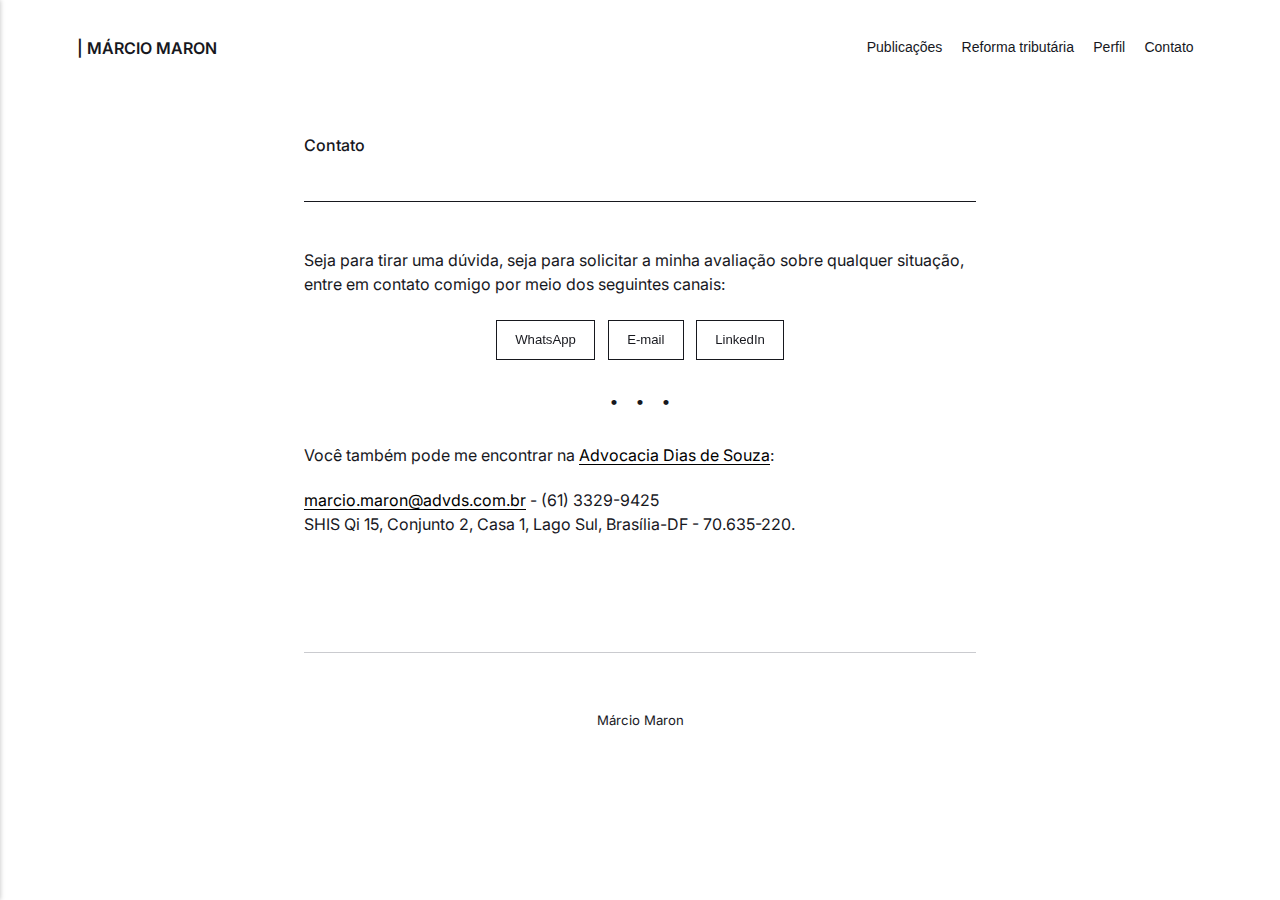
<file: contato.html>
<!DOCTYPE html><html lang="pt-br"><head><meta charset="utf-8"><meta http-equiv="X-UA-Compatible" content="IE=edge"><meta name="viewport" content="width=device-width,initial-scale=1"><title>Contato - | MÁRCIO MARON</title><meta name="description" content="Seja para tirar uma dúvida, seja para solicitar a minha avaliação sobre qualquer situação, entre em contato comigo por meio dos seguintes canais: Você também pode me encontrar na Advocacia Dias de Souza: marcio.maron@advds.com.br - (61) 3329-9425 SHIS Qi 15, Conjunto 2, Casa 1, Lago&hellip;"><meta name="generator" content="Publii Open-Source CMS for Static Site"><link rel="canonical" href="https://marciomaron.github.io/blog/contato.html"><link rel="alternate" type="application/atom+xml" href="https://marciomaron.github.io/blog/feed.xml"><link rel="alternate" type="application/json" href="https://marciomaron.github.io/blog/feed.json"><meta property="og:title" content="Contato"><meta property="og:site_name" content="| MÁRCIO MARON"><meta property="og:description" content="Seja para tirar uma dúvida, seja para solicitar a minha avaliação sobre qualquer situação, entre em contato comigo por meio dos seguintes canais: Você também pode me encontrar na Advocacia Dias de Souza: marcio.maron@advds.com.br - (61) 3329-9425 SHIS Qi 15, Conjunto 2, Casa 1, Lago&hellip;"><meta property="og:url" content="https://marciomaron.github.io/blog/contato.html"><meta property="og:type" content="article"><link rel="stylesheet" href="https://marciomaron.github.io/blog/assets/css/style.css?v=66e48101b60fecb039766e4c2c073a43"><script type="application/ld+json">{"@context":"http://schema.org","@type":"Article","mainEntityOfPage":{"@type":"WebPage","@id":"https://marciomaron.github.io/blog/contato.html"},"headline":"Contato","datePublished":"2025-01-02T22:15-03:00","dateModified":"2025-01-03T17:58-03:00","description":"Seja para tirar uma dúvida, seja para solicitar a minha avaliação sobre qualquer situação, entre em contato comigo por meio dos seguintes canais: Você também pode me encontrar na Advocacia Dias de Souza: marcio.maron@advds.com.br - (61) 3329-9425 SHIS Qi 15, Conjunto 2, Casa 1, Lago&hellip;","author":{"@type":"Person","name":"Márcio Maron","url":"https://marciomaron.github.io/blog/authors/marcio-maron/"},"publisher":{"@type":"Organization","name":"Márcio Maron"}}</script><noscript><style>img[loading] {
                    opacity: 1;
                }</style></noscript><script src="greetings.js"></script><link rel="preconnect" href="https://fonts.googleapis.com"><link rel="preconnect" href="https://fonts.gstatic.com" crossorigin><link href="https://fonts.googleapis.com/css2?family=Inter:ital,opsz@0,14..32;1,14..32&display=swap" rel="stylesheet"><style>.fi{fill:none;stroke-linecap:round;stroke-linejoin:round;vertical-align:middle}</style></head><body class="page-template"><script src="greetings.js"></script><header class="top js-header"><a class="logo" href="https://marciomaron.github.io/blog/">| MÁRCIO MARON</a><nav class="navbar js-navbar"><button class="navbar__toggle js-toggle" aria-label="Menu" aria-haspopup="true" aria-expanded="false"><span class="navbar__toggle-box"><span class="navbar__toggle-inner">Menu</span></span></button><ul class="navbar__menu"><li><a href="https://marciomaron.github.io/blog/" title="Publicações" target="_self">Publicações</a></li><li><a href="https://marciomaron.github.io/blog/tags/reformatributaria/" target="_self">Reforma tributária</a></li><li><a href="https://marciomaron.github.io/blog/perfil.html" target="_self">Perfil</a></li><li class="active"><a href="https://marciomaron.github.io/blog/contato.html" title="Contato" target="_self">Contato</a></li></ul></nav></header><main class="page"><article class="content"><div class="hero hero--noimage"><header class="hero__content"><div class="wrapper"><h1>Contato</h1></div></header></div><div class="entry-wrapper content__entry"><p>Seja para tirar uma dúvida, seja para solicitar a minha avaliação sobre qualquer situação, entre em contato comigo por meio dos seguintes canais:<br></p><div><br><div style="text-align: center;"><button onclick="window.open('https://wa.me/5561999346785', '_blank');">WhatsApp</button> <button onclick="window.open('mailto:marcio.maron@marciomaron.com.br', '_blank');">E-mail</button> <button onclick="window.open('https://linkedin.com/in/marciomaron', '_blank');">LinkedIn</button></div></div><hr class="separator separator--dots"><p>Você também pode me encontrar na <a href="https://www.advds.com.br" target="_blank">Advocacia Dias de Souza</a>:</p><p><a href="mailto:marcio.maron@marciomaron.com.br" target="_blank">marcio.maron@advds.com.br</a> - (61) 3329-9425<br>SHIS Qi 15, Conjunto 2, Casa 1, Lago Sul, Brasília-DF - 70.635-220.<br><br><br></p></div></article></main><footer class="footer"><div class="wrapper"><div class="footer__copyright"><p>Márcio Maron</p></div><div class="footer__social"><a href="www.linkedin.com/in/marciomaron" aria-label="LinkedIn"><svg><use xlink:href="https://marciomaron.github.io/blog/assets/svg/svg-map.svg#linkedin"/></svg></a></div><button onclick="backToTopFunction()" id="backToTop" class="footer__bttop" aria-label="Voltar ao topo" title="Voltar ao topo"><svg width="20" height="20"><use xlink:href="https://marciomaron.github.io/blog/assets/svg/svg-map.svg#toparrow"/></svg></button></div></footer><script defer="defer" src="https://marciomaron.github.io/blog/assets/js/scripts.min.js?v=ffcbea6c02c8178d10092962b235a5b0"></script><script>window.publiiThemeMenuConfig={mobileMenuMode:'sidebar',animationSpeed:300,submenuWidth: 'auto',doubleClickTime:500,mobileMenuExpandableSubmenus:true,relatedContainerForOverlayMenuSelector:'.top'};</script><script>var images = document.querySelectorAll('img[loading]');
        for (var i = 0; i < images.length; i++) {
            if (images[i].complete) {
                images[i].classList.add('is-loaded');
            } else {
                images[i].addEventListener('load', function () {
                    this.classList.add('is-loaded');
                }, false);
            }
        }</script></body></html>
</file>
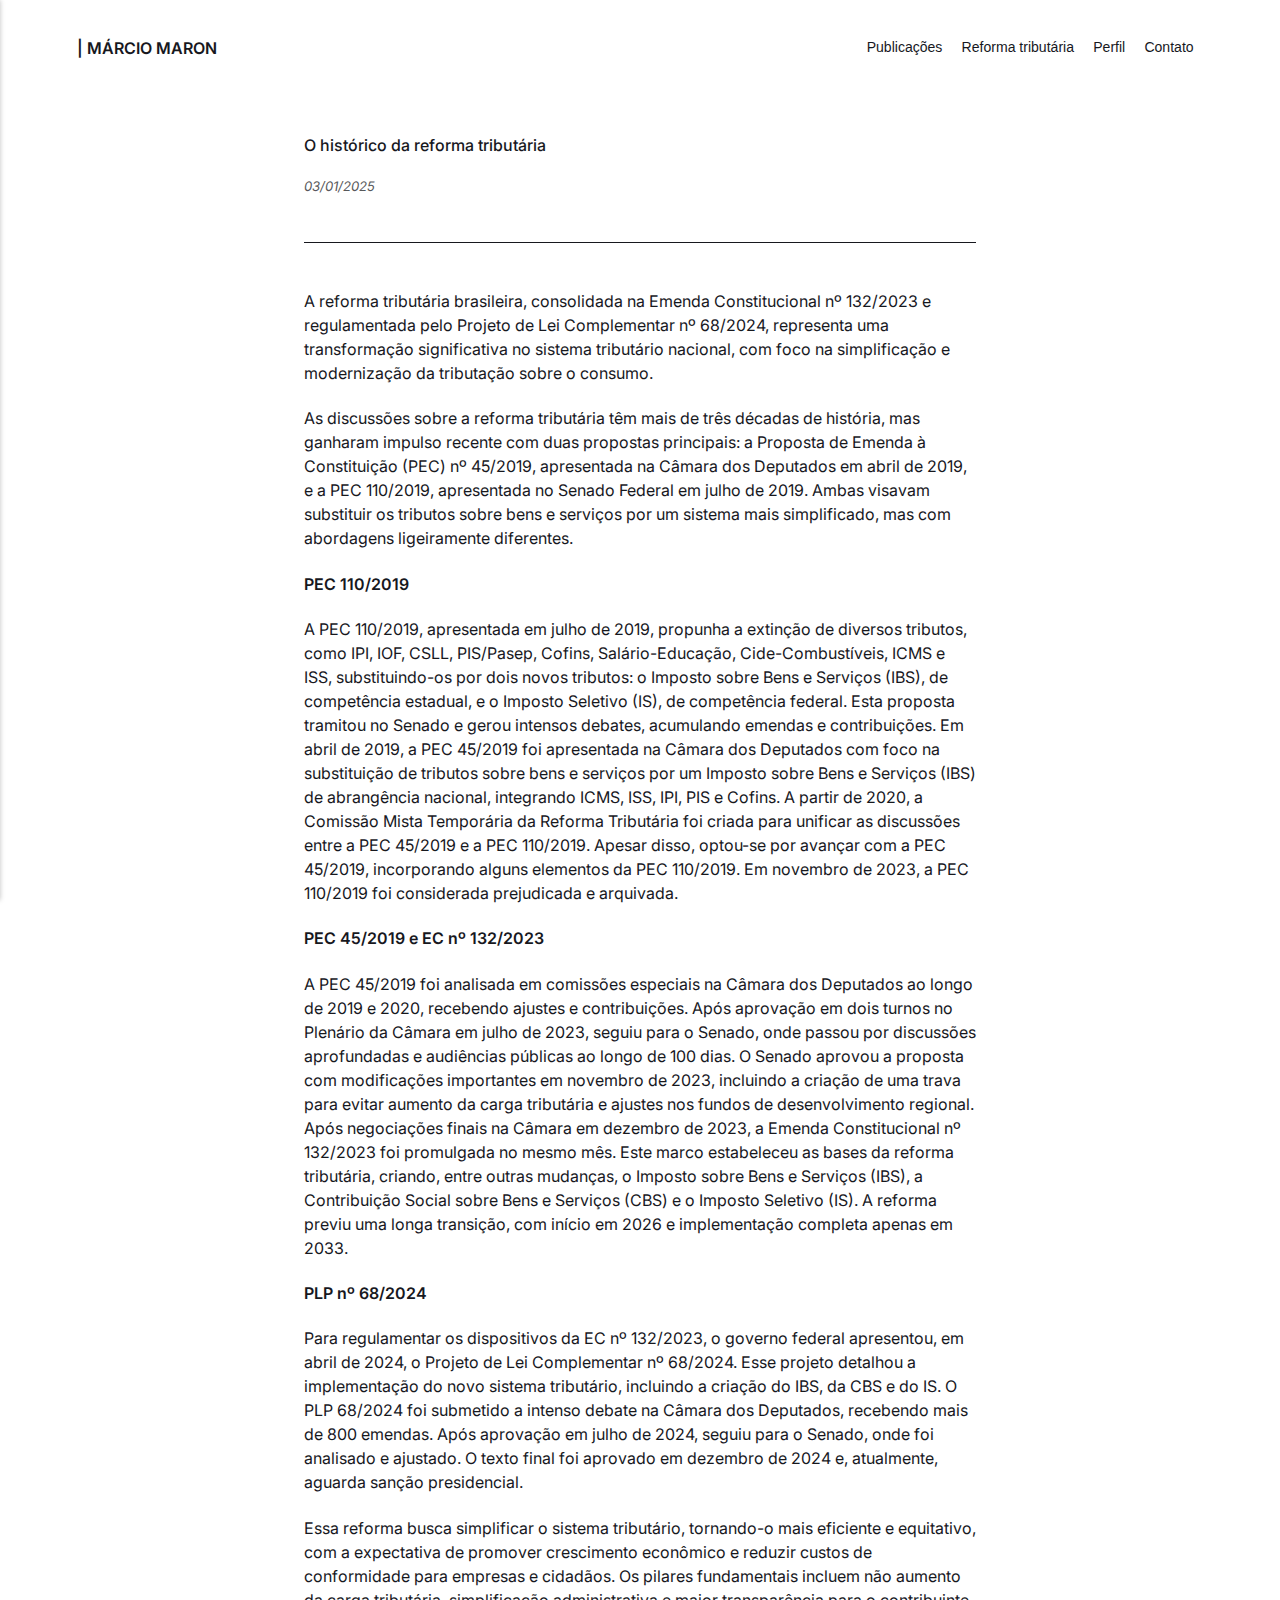
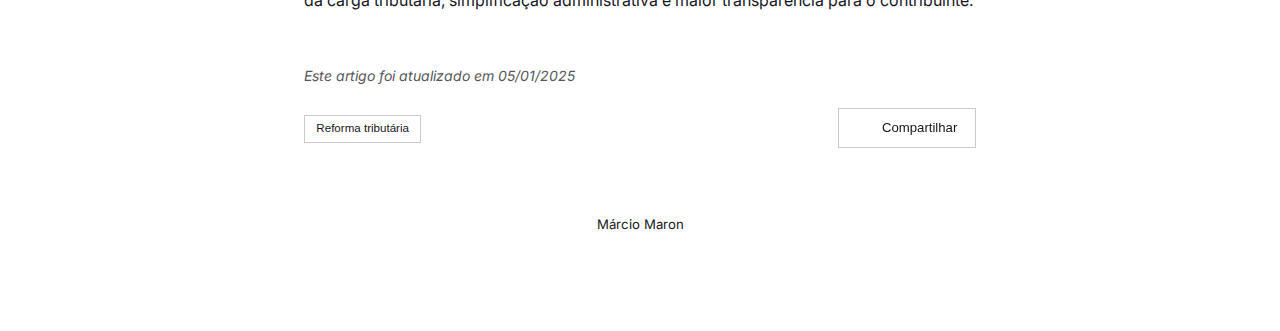
<file: o-historico-da-reforma-tributaria.html>
<!DOCTYPE html><html lang="pt-br"><head><meta charset="utf-8"><meta http-equiv="X-UA-Compatible" content="IE=edge"><meta name="viewport" content="width=device-width,initial-scale=1"><title>O histórico da reforma tributária - | MÁRCIO MARON</title><meta name="description" content="%pagetitle"><meta name="generator" content="Publii Open-Source CMS for Static Site"><link rel="canonical" href="https://marciomaron.github.io/blog/o-historico-da-reforma-tributaria.html"><link rel="alternate" type="application/atom+xml" href="https://marciomaron.github.io/blog/feed.xml"><link rel="alternate" type="application/json" href="https://marciomaron.github.io/blog/feed.json"><meta property="og:title" content="O histórico da reforma tributária"><meta property="og:site_name" content="| MÁRCIO MARON"><meta property="og:description" content="%pagetitle"><meta property="og:url" content="https://marciomaron.github.io/blog/o-historico-da-reforma-tributaria.html"><meta property="og:type" content="article"><link rel="stylesheet" href="https://marciomaron.github.io/blog/assets/css/style.css?v=66e48101b60fecb039766e4c2c073a43"><script type="application/ld+json">{"@context":"http://schema.org","@type":"Article","mainEntityOfPage":{"@type":"WebPage","@id":"https://marciomaron.github.io/blog/o-historico-da-reforma-tributaria.html"},"headline":"O histórico da reforma tributária","datePublished":"2025-01-03T18:34-03:00","dateModified":"2025-01-05T09:55-03:00","description":"%pagetitle","author":{"@type":"Person","name":"Márcio Maron","url":"https://marciomaron.github.io/blog/authors/marcio-maron/"},"publisher":{"@type":"Organization","name":"Márcio Maron"}}</script><noscript><style>img[loading] {
                    opacity: 1;
                }</style></noscript><script src="greetings.js"></script><link rel="preconnect" href="https://fonts.googleapis.com"><link rel="preconnect" href="https://fonts.gstatic.com" crossorigin><link href="https://fonts.googleapis.com/css2?family=Inter:ital,opsz@0,14..32;1,14..32&display=swap" rel="stylesheet"><style>.fi{fill:none;stroke-linecap:round;stroke-linejoin:round;vertical-align:middle}</style></head><body class="post-template"><script src="greetings.js"></script><header class="top js-header"><a class="logo" href="https://marciomaron.github.io/blog/">| MÁRCIO MARON</a><nav class="navbar js-navbar"><button class="navbar__toggle js-toggle" aria-label="Menu" aria-haspopup="true" aria-expanded="false"><span class="navbar__toggle-box"><span class="navbar__toggle-inner">Menu</span></span></button><ul class="navbar__menu"><li><a href="https://marciomaron.github.io/blog/" title="Publicações" target="_self">Publicações</a></li><li><a href="https://marciomaron.github.io/blog/tags/reformatributaria/" target="_self">Reforma tributária</a></li><li><a href="https://marciomaron.github.io/blog/perfil.html" target="_self">Perfil</a></li><li><a href="https://marciomaron.github.io/blog/contato.html" title="Contato" target="_self">Contato</a></li></ul></nav></header><main class="post"><article class="content"><div class="hero hero--noimage"><header class="hero__content"><div class="wrapper"><h1>O histórico da reforma tributária</h1><div class="feed__meta content__meta"><time datetime="2025-01-03T18:34" class="feed__date">03/01/2025</time></div></div></header></div><div class="entry-wrapper content__entry"><p>A reforma tributária brasileira, consolidada na Emenda Constitucional nº 132/2023 e regulamentada pelo Projeto de Lei Complementar nº 68/2024, representa uma transformação significativa no sistema tributário nacional, com foco na simplificação e modernização da tributação sobre o consumo.</p><p>As discussões sobre a reforma tributária têm mais de três décadas de história, mas ganharam impulso recente com duas propostas principais: a Proposta de Emenda à Constituição (PEC) nº 45/2019, apresentada na Câmara dos Deputados em abril de 2019, e a PEC 110/2019, apresentada no Senado Federal em julho de 2019. Ambas visavam substituir os tributos sobre bens e serviços por um sistema mais simplificado, mas com abordagens ligeiramente diferentes.</p><p><strong>PEC 110/2019</strong></p><p>A PEC 110/2019, apresentada em julho de 2019, propunha a extinção de diversos tributos, como IPI, IOF, CSLL, PIS/Pasep, Cofins, Salário-Educação, Cide-Combustíveis, ICMS e ISS, substituindo-os por dois novos tributos: o Imposto sobre Bens e Serviços (IBS), de competência estadual, e o Imposto Seletivo (IS), de competência federal. Esta proposta tramitou no Senado e gerou intensos debates, acumulando emendas e contribuições. Em abril de 2019, a PEC 45/2019 foi apresentada na Câmara dos Deputados com foco na substituição de tributos sobre bens e serviços por um Imposto sobre Bens e Serviços (IBS) de abrangência nacional, integrando ICMS, ISS, IPI, PIS e Cofins. A partir de 2020, a Comissão Mista Temporária da Reforma Tributária foi criada para unificar as discussões entre a PEC 45/2019 e a PEC 110/2019. Apesar disso, optou-se por avançar com a PEC 45/2019, incorporando alguns elementos da PEC 110/2019. Em novembro de 2023, a PEC 110/2019 foi considerada prejudicada e arquivada.</p><p><strong>PEC 45/2019 e EC nº 132/2023</strong></p><p>A PEC 45/2019 foi analisada em comissões especiais na Câmara dos Deputados ao longo de 2019 e 2020, recebendo ajustes e contribuições. Após aprovação em dois turnos no Plenário da Câmara em julho de 2023, seguiu para o Senado, onde passou por discussões aprofundadas e audiências públicas ao longo de 100 dias. O Senado aprovou a proposta com modificações importantes em novembro de 2023, incluindo a criação de uma trava para evitar aumento da carga tributária e ajustes nos fundos de desenvolvimento regional. Após negociações finais na Câmara em dezembro de 2023, a Emenda Constitucional nº 132/2023 foi promulgada no mesmo mês. Este marco estabeleceu as bases da reforma tributária, criando, entre outras mudanças, o Imposto sobre Bens e Serviços (IBS), a Contribuição Social sobre Bens e Serviços (CBS) e o Imposto Seletivo (IS). A reforma previu uma longa transição, com início em 2026 e implementação completa apenas em 2033.</p><p><strong>PLP nº 68/2024</strong></p><p>Para regulamentar os dispositivos da EC nº 132/2023, o governo federal apresentou, em abril de 2024, o Projeto de Lei Complementar nº 68/2024. Esse projeto detalhou a implementação do novo sistema tributário, incluindo a criação do IBS, da CBS e do IS. O PLP 68/2024 foi submetido a intenso debate na Câmara dos Deputados, recebendo mais de 800 emendas. Após aprovação em julho de 2024, seguiu para o Senado, onde foi analisado e ajustado. O texto final foi aprovado em dezembro de 2024 e, atualmente, aguarda sanção presidencial.</p><p>Essa reforma busca simplificar o sistema tributário, tornando-o mais eficiente e equitativo, com a expectativa de promover crescimento econômico e reduzir custos de conformidade para empresas e cidadãos. Os pilares fundamentais incluem não aumento da carga tributária, simplificação administrativa e maior transparência para o contribuinte.</p></div><footer class="content__footer"><div class="entry-wrapper"><p class="content__updated">Este artigo foi atualizado em 05/01/2025</p><div class="content__actions"><ul class="content__tag"><li><a href="https://marciomaron.github.io/blog/tags/reformatributaria/">Reforma tributária</a></li></ul><div class="content__share"><button class="btn--icon content__share-button js-content__share-button"><svg width="20" height="20" aria-hidden="true"><use xlink:href="https://marciomaron.github.io/blog/assets/svg/svg-map.svg#share"></use></svg> <span>Compartilhar</span></button><div class="content__share-popup js-content__share-popup"><a href="https://twitter.com/intent/tweet?url=https%3A%2F%2Fmarciomaron.github.io%2Fblog%2Fo-historico-da-reforma-tributaria.html&amp;via=marciomaron&amp;text=O%20hist%C3%B3rico%20da%20reforma%20tribut%C3%A1ria" class="js-share twitter" rel="nofollow noopener noreferrer"><svg class="icon" aria-hidden="true" focusable="false"><use xlink:href="https://marciomaron.github.io/blog/assets/svg/svg-map.svg#twitter"/></svg> <span>Twitter</span> </a><a href="https://www.linkedin.com/sharing/share-offsite/?url=https%3A%2F%2Fmarciomaron.github.io%2Fblog%2Fo-historico-da-reforma-tributaria.html" class="js-share linkedin" rel="nofollow noopener noreferrer"><svg class="icon" aria-hidden="true" focusable="false"><use xlink:href="https://marciomaron.github.io/blog/assets/svg/svg-map.svg#linkedin"/></svg> <span>LinkedIn</span> </a><a href="https://api.whatsapp.com/send?text=O%20hist%C3%B3rico%20da%20reforma%20tribut%C3%A1ria https%3A%2F%2Fmarciomaron.github.io%2Fblog%2Fo-historico-da-reforma-tributaria.html" class="js-share whatsapp" rel="nofollow noopener noreferrer"><svg class="icon" aria-hidden="true" focusable="false"><use xlink:href="https://marciomaron.github.io/blog/assets/svg/svg-map.svg#whatsapp"/></svg> <span>WhatsApp</span></a></div></div></div></div></footer></article></main><footer class="footer footer--glued"><div class="wrapper"><div class="footer__copyright"><p>Márcio Maron</p></div><div class="footer__social"><a href="www.linkedin.com/in/marciomaron" aria-label="LinkedIn"><svg><use xlink:href="https://marciomaron.github.io/blog/assets/svg/svg-map.svg#linkedin"/></svg></a></div><button onclick="backToTopFunction()" id="backToTop" class="footer__bttop" aria-label="Voltar ao topo" title="Voltar ao topo"><svg width="20" height="20"><use xlink:href="https://marciomaron.github.io/blog/assets/svg/svg-map.svg#toparrow"/></svg></button></div></footer><script defer="defer" src="https://marciomaron.github.io/blog/assets/js/scripts.min.js?v=ffcbea6c02c8178d10092962b235a5b0"></script><script>window.publiiThemeMenuConfig={mobileMenuMode:'sidebar',animationSpeed:300,submenuWidth: 'auto',doubleClickTime:500,mobileMenuExpandableSubmenus:true,relatedContainerForOverlayMenuSelector:'.top'};</script><script>var images = document.querySelectorAll('img[loading]');
        for (var i = 0; i < images.length; i++) {
            if (images[i].complete) {
                images[i].classList.add('is-loaded');
            } else {
                images[i].addEventListener('load', function () {
                    this.classList.add('is-loaded');
                }, false);
            }
        }</script></body></html>
</file>
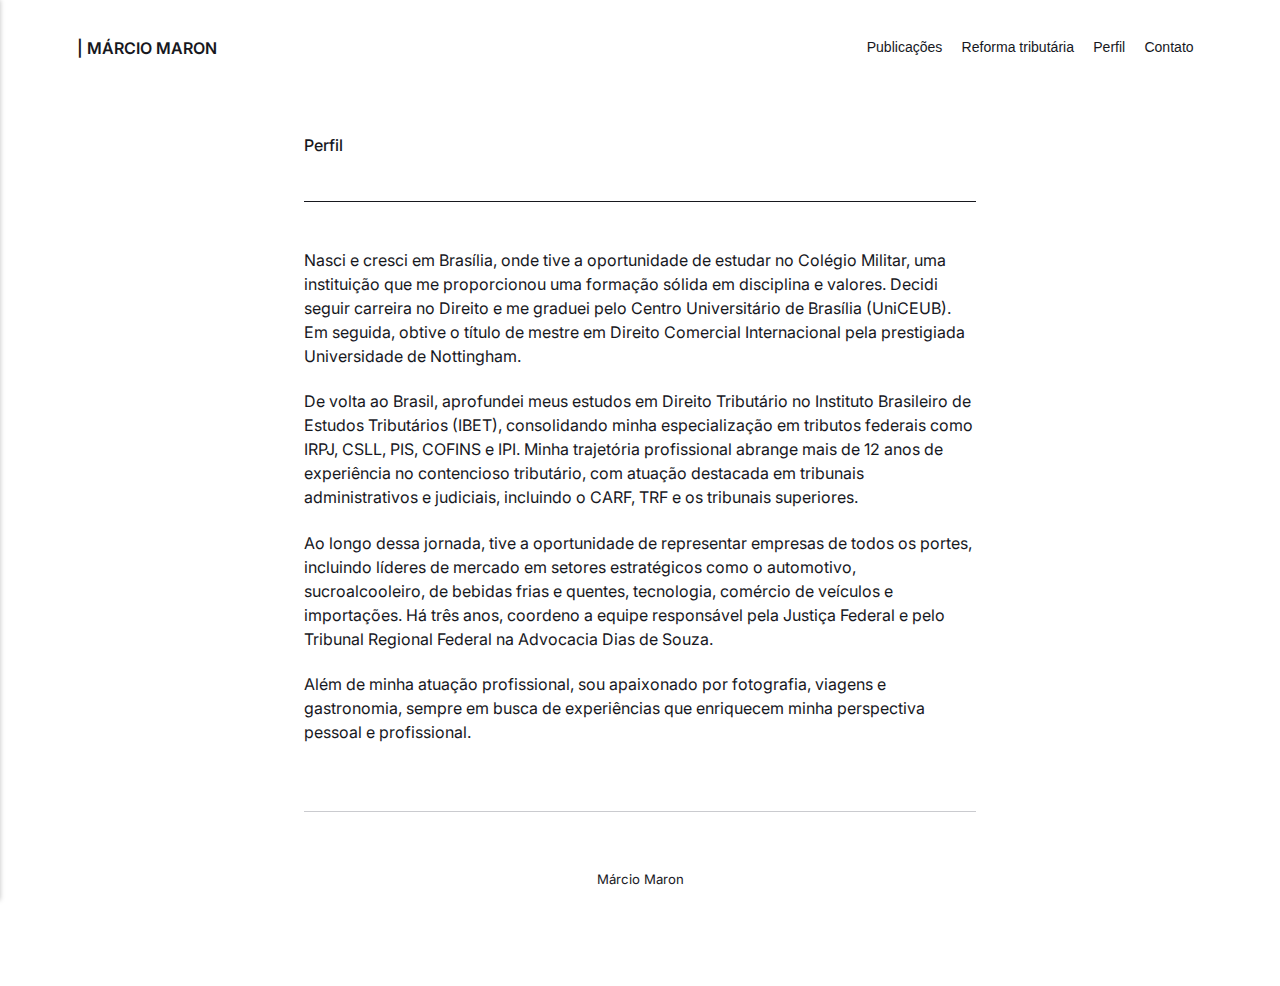
<file: perfil.html>
<!DOCTYPE html><html lang="pt-br"><head><meta charset="utf-8"><meta http-equiv="X-UA-Compatible" content="IE=edge"><meta name="viewport" content="width=device-width,initial-scale=1"><title>Perfil - | MÁRCIO MARON</title><meta name="description" content="Nasci e cresci em Brasília, onde tive a oportunidade de estudar no Colégio Militar, uma instituição que me proporcionou uma formação sólida em disciplina e valores. Decidi seguir carreira no Direito e me graduei pelo Centro Universitário de Brasília (UniCEUB). Em seguida, obtive o título&hellip;"><meta name="generator" content="Publii Open-Source CMS for Static Site"><link rel="canonical" href="https://marciomaron.github.io/blog/perfil.html"><link rel="alternate" type="application/atom+xml" href="https://marciomaron.github.io/blog/feed.xml"><link rel="alternate" type="application/json" href="https://marciomaron.github.io/blog/feed.json"><meta property="og:title" content="Perfil"><meta property="og:site_name" content="| MÁRCIO MARON"><meta property="og:description" content="Nasci e cresci em Brasília, onde tive a oportunidade de estudar no Colégio Militar, uma instituição que me proporcionou uma formação sólida em disciplina e valores. Decidi seguir carreira no Direito e me graduei pelo Centro Universitário de Brasília (UniCEUB). Em seguida, obtive o título&hellip;"><meta property="og:url" content="https://marciomaron.github.io/blog/perfil.html"><meta property="og:type" content="article"><link rel="stylesheet" href="https://marciomaron.github.io/blog/assets/css/style.css?v=66e48101b60fecb039766e4c2c073a43"><script type="application/ld+json">{"@context":"http://schema.org","@type":"Article","mainEntityOfPage":{"@type":"WebPage","@id":"https://marciomaron.github.io/blog/perfil.html"},"headline":"Perfil","datePublished":"2025-01-03T14:00-03:00","dateModified":"2025-01-03T17:36-03:00","description":"Nasci e cresci em Brasília, onde tive a oportunidade de estudar no Colégio Militar, uma instituição que me proporcionou uma formação sólida em disciplina e valores. Decidi seguir carreira no Direito e me graduei pelo Centro Universitário de Brasília (UniCEUB). Em seguida, obtive o título&hellip;","author":{"@type":"Person","name":"Márcio Maron","url":"https://marciomaron.github.io/blog/authors/marcio-maron/"},"publisher":{"@type":"Organization","name":"Márcio Maron"}}</script><noscript><style>img[loading] {
                    opacity: 1;
                }</style></noscript><script src="greetings.js"></script><link rel="preconnect" href="https://fonts.googleapis.com"><link rel="preconnect" href="https://fonts.gstatic.com" crossorigin><link href="https://fonts.googleapis.com/css2?family=Inter:ital,opsz@0,14..32;1,14..32&display=swap" rel="stylesheet"><style>.fi{fill:none;stroke-linecap:round;stroke-linejoin:round;vertical-align:middle}</style></head><body class="page-template"><script src="greetings.js"></script><header class="top js-header"><a class="logo" href="https://marciomaron.github.io/blog/">| MÁRCIO MARON</a><nav class="navbar js-navbar"><button class="navbar__toggle js-toggle" aria-label="Menu" aria-haspopup="true" aria-expanded="false"><span class="navbar__toggle-box"><span class="navbar__toggle-inner">Menu</span></span></button><ul class="navbar__menu"><li><a href="https://marciomaron.github.io/blog/" title="Publicações" target="_self">Publicações</a></li><li><a href="https://marciomaron.github.io/blog/tags/reformatributaria/" target="_self">Reforma tributária</a></li><li class="active"><a href="https://marciomaron.github.io/blog/perfil.html" target="_self">Perfil</a></li><li><a href="https://marciomaron.github.io/blog/contato.html" title="Contato" target="_self">Contato</a></li></ul></nav></header><main class="page"><article class="content"><div class="hero hero--noimage"><header class="hero__content"><div class="wrapper"><h1>Perfil</h1></div></header></div><div class="entry-wrapper content__entry"><p>Nasci e cresci em Brasília, onde tive a oportunidade de estudar no Colégio Militar, uma instituição que me proporcionou uma formação sólida em disciplina e valores. Decidi seguir carreira no Direito e me graduei pelo Centro Universitário de Brasília (UniCEUB). Em seguida, obtive o título de mestre em Direito Comercial Internacional pela prestigiada Universidade de Nottingham.</p><p>De volta ao Brasil, aprofundei meus estudos em Direito Tributário no Instituto Brasileiro de Estudos Tributários (IBET), consolidando minha especialização em tributos federais como IRPJ, CSLL, PIS, COFINS e IPI. Minha trajetória profissional abrange mais de 12 anos de experiência no contencioso tributário, com atuação destacada em tribunais administrativos e judiciais, incluindo o CARF, TRF e os tribunais superiores.</p><p>Ao longo dessa jornada, tive a oportunidade de representar empresas de todos os portes, incluindo líderes de mercado em setores estratégicos como o automotivo, sucroalcooleiro, de bebidas frias e quentes, tecnologia, comércio de veículos e importações. Há três anos, coordeno a equipe responsável pela Justiça Federal e pelo Tribunal Regional Federal na Advocacia Dias de Souza.</p><p>Além de minha atuação profissional, sou apaixonado por fotografia, viagens e gastronomia, sempre em busca de experiências que enriquecem minha perspectiva pessoal e profissional.</p></div></article></main><footer class="footer"><div class="wrapper"><div class="footer__copyright"><p>Márcio Maron</p></div><div class="footer__social"><a href="www.linkedin.com/in/marciomaron" aria-label="LinkedIn"><svg><use xlink:href="https://marciomaron.github.io/blog/assets/svg/svg-map.svg#linkedin"/></svg></a></div><button onclick="backToTopFunction()" id="backToTop" class="footer__bttop" aria-label="Voltar ao topo" title="Voltar ao topo"><svg width="20" height="20"><use xlink:href="https://marciomaron.github.io/blog/assets/svg/svg-map.svg#toparrow"/></svg></button></div></footer><script defer="defer" src="https://marciomaron.github.io/blog/assets/js/scripts.min.js?v=ffcbea6c02c8178d10092962b235a5b0"></script><script>window.publiiThemeMenuConfig={mobileMenuMode:'sidebar',animationSpeed:300,submenuWidth: 'auto',doubleClickTime:500,mobileMenuExpandableSubmenus:true,relatedContainerForOverlayMenuSelector:'.top'};</script><script>var images = document.querySelectorAll('img[loading]');
        for (var i = 0; i < images.length; i++) {
            if (images[i].complete) {
                images[i].classList.add('is-loaded');
            } else {
                images[i].addEventListener('load', function () {
                    this.classList.add('is-loaded');
                }, false);
            }
        }</script></body></html>
</file>
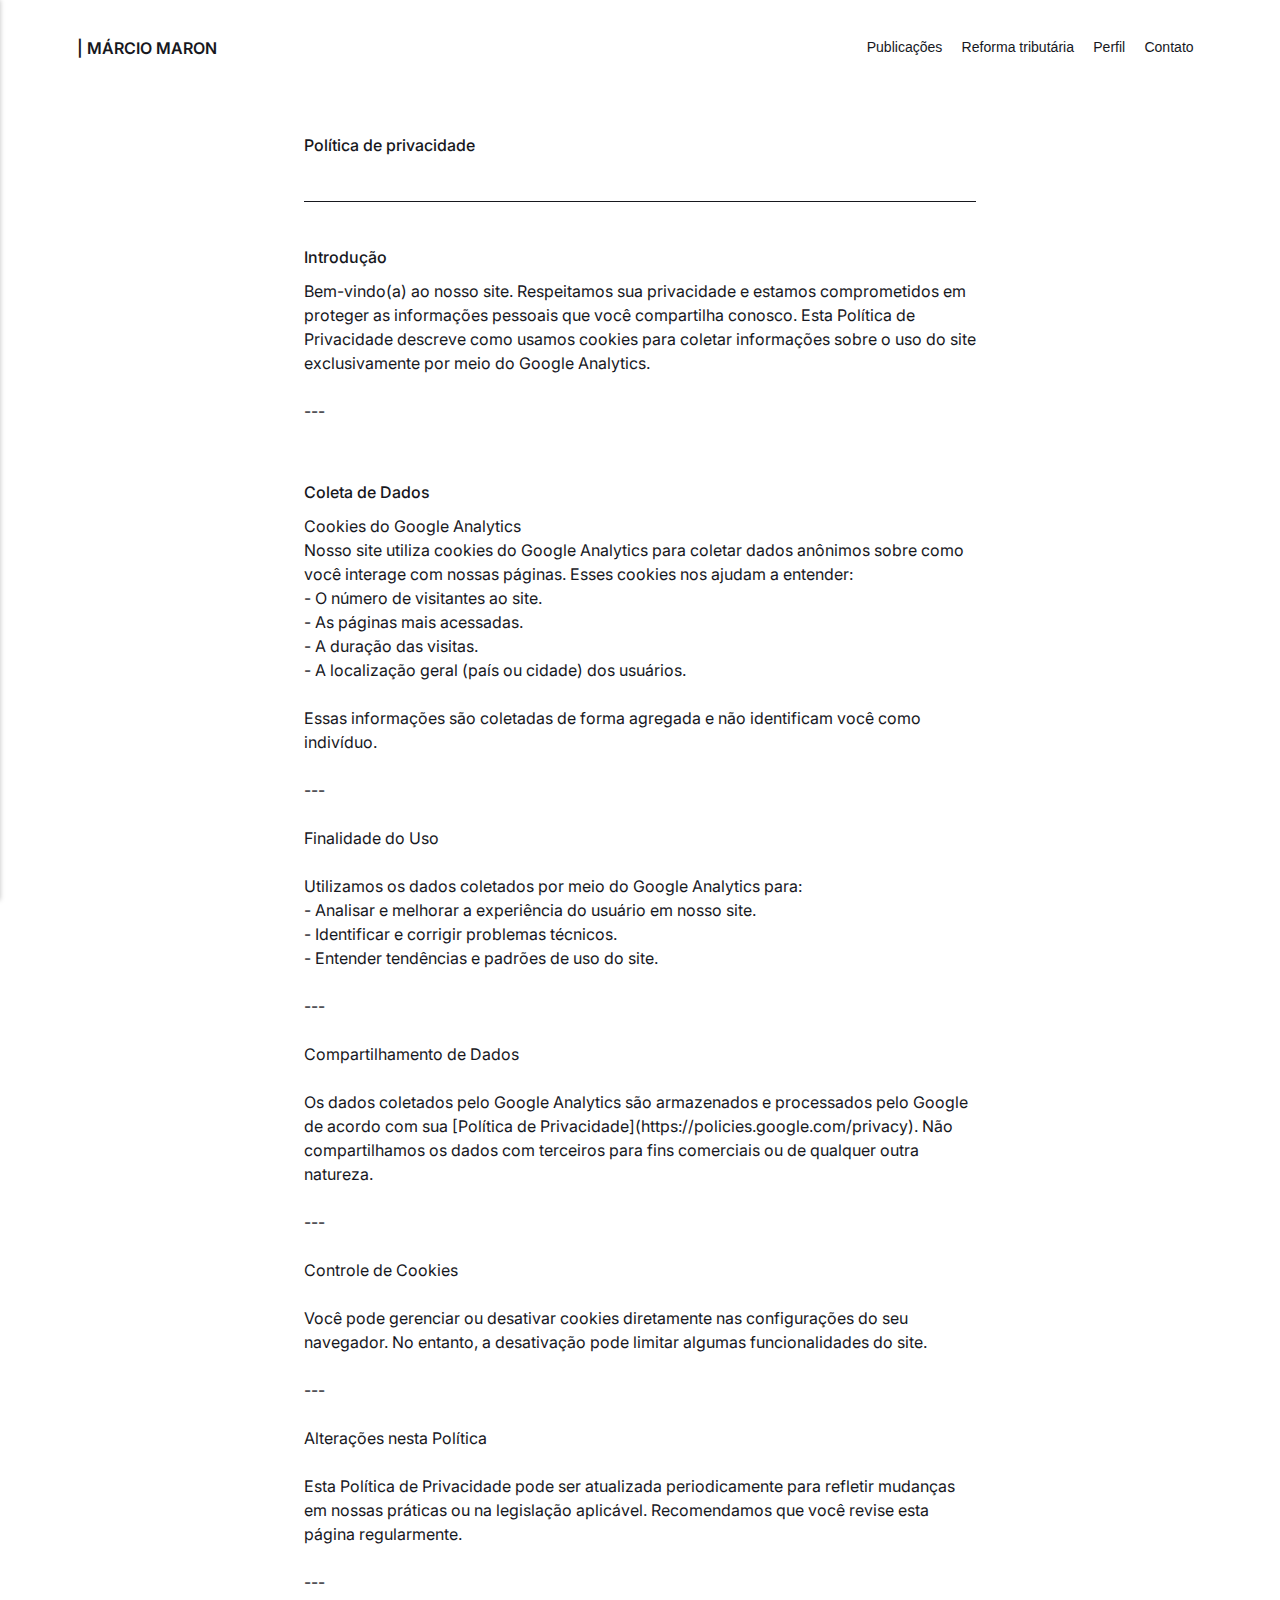
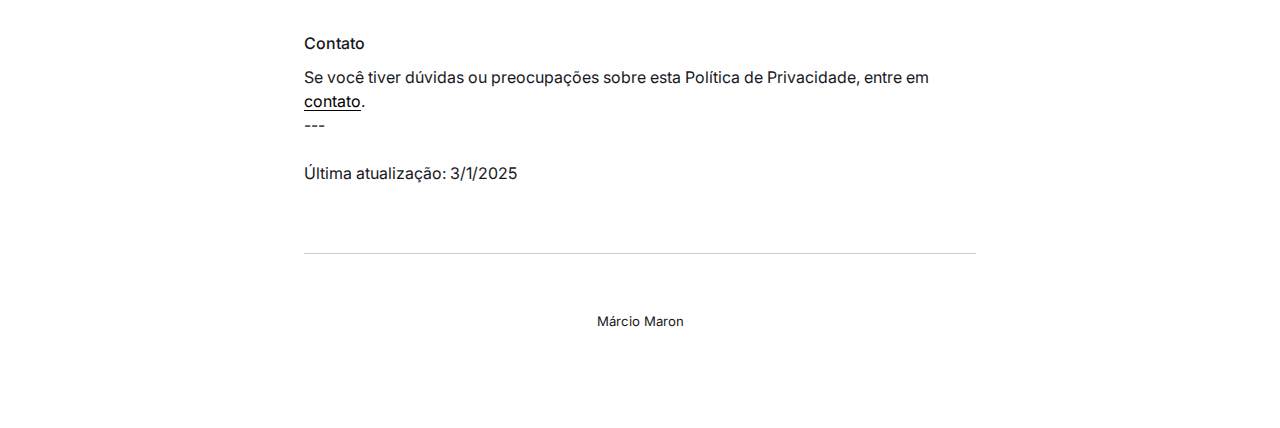
<file: politica-de-privacidade.html>
<!DOCTYPE html><html lang="pt-br"><head><meta charset="utf-8"><meta http-equiv="X-UA-Compatible" content="IE=edge"><meta name="viewport" content="width=device-width,initial-scale=1"><title>Política de privacidade - | MÁRCIO MARON</title><meta name="description" content="Introdução Bem-vindo(a) ao nosso site. Respeitamos sua privacidade e estamos comprometidos em proteger as informações pessoais que você compartilha conosco. Esta Política de Privacidade descreve como usamos cookies para coletar informações sobre o uso do site exclusivamente por meio do Google Analytics. --- Cookies do&hellip;"><meta name="generator" content="Publii Open-Source CMS for Static Site"><link rel="canonical" href="https://marciomaron.github.io/blog/politica-de-privacidade.html"><link rel="alternate" type="application/atom+xml" href="https://marciomaron.github.io/blog/feed.xml"><link rel="alternate" type="application/json" href="https://marciomaron.github.io/blog/feed.json"><meta property="og:title" content="Política de privacidade"><meta property="og:site_name" content="| MÁRCIO MARON"><meta property="og:description" content="Introdução Bem-vindo(a) ao nosso site. Respeitamos sua privacidade e estamos comprometidos em proteger as informações pessoais que você compartilha conosco. Esta Política de Privacidade descreve como usamos cookies para coletar informações sobre o uso do site exclusivamente por meio do Google Analytics. --- Cookies do&hellip;"><meta property="og:url" content="https://marciomaron.github.io/blog/politica-de-privacidade.html"><meta property="og:type" content="article"><link rel="stylesheet" href="https://marciomaron.github.io/blog/assets/css/style.css?v=66e48101b60fecb039766e4c2c073a43"><script type="application/ld+json">{"@context":"http://schema.org","@type":"Article","mainEntityOfPage":{"@type":"WebPage","@id":"https://marciomaron.github.io/blog/politica-de-privacidade.html"},"headline":"Política de privacidade","datePublished":"2025-01-03T14:19-03:00","dateModified":"2025-01-03T14:19-03:00","description":"Introdução Bem-vindo(a) ao nosso site. Respeitamos sua privacidade e estamos comprometidos em proteger as informações pessoais que você compartilha conosco. Esta Política de Privacidade descreve como usamos cookies para coletar informações sobre o uso do site exclusivamente por meio do Google Analytics. --- Cookies do&hellip;","author":{"@type":"Person","name":"Márcio Maron","url":"https://marciomaron.github.io/blog/authors/marcio-maron/"},"publisher":{"@type":"Organization","name":"Márcio Maron"}}</script><noscript><style>img[loading] {
                    opacity: 1;
                }</style></noscript><script src="greetings.js"></script><link rel="preconnect" href="https://fonts.googleapis.com"><link rel="preconnect" href="https://fonts.gstatic.com" crossorigin><link href="https://fonts.googleapis.com/css2?family=Inter:ital,opsz@0,14..32;1,14..32&display=swap" rel="stylesheet"><style>.fi{fill:none;stroke-linecap:round;stroke-linejoin:round;vertical-align:middle}</style></head><body class="page-template"><script src="greetings.js"></script><header class="top js-header"><a class="logo" href="https://marciomaron.github.io/blog/">| MÁRCIO MARON</a><nav class="navbar js-navbar"><button class="navbar__toggle js-toggle" aria-label="Menu" aria-haspopup="true" aria-expanded="false"><span class="navbar__toggle-box"><span class="navbar__toggle-inner">Menu</span></span></button><ul class="navbar__menu"><li><a href="https://marciomaron.github.io/blog/" title="Publicações" target="_self">Publicações</a></li><li><a href="https://marciomaron.github.io/blog/tags/reformatributaria/" target="_self">Reforma tributária</a></li><li><a href="https://marciomaron.github.io/blog/perfil.html" target="_self">Perfil</a></li><li><a href="https://marciomaron.github.io/blog/contato.html" title="Contato" target="_self">Contato</a></li></ul></nav></header><main class="page"><article class="content"><div class="hero hero--noimage"><header class="hero__content"><div class="wrapper"><h1>Política de privacidade</h1></div></header></div><div class="entry-wrapper content__entry"><h2>Introdução  </h2><p>Bem-vindo(a) ao nosso site. Respeitamos sua privacidade e estamos comprometidos em proteger as informações pessoais que você compartilha conosco. Esta Política de Privacidade descreve como usamos cookies para coletar informações sobre o uso do site exclusivamente por meio do Google Analytics.<br><br>---</p><h2><br>Coleta de Dados  </h2><p>Cookies do Google Analytics<br>Nosso site utiliza cookies do Google Analytics para coletar dados anônimos sobre como você interage com nossas páginas. Esses cookies nos ajudam a entender:  <br>- O número de visitantes ao site.  <br>- As páginas mais acessadas.  <br>- A duração das visitas.  <br>- A localização geral (país ou cidade) dos usuários.  <br><br>Essas informações são coletadas de forma agregada e não identificam você como indivíduo.  <br><br>---<br><br>Finalidade do Uso  <br><br>Utilizamos os dados coletados por meio do Google Analytics para:  <br>- Analisar e melhorar a experiência do usuário em nosso site.  <br>- Identificar e corrigir problemas técnicos.  <br>- Entender tendências e padrões de uso do site.  <br><br>---<br><br>Compartilhamento de Dados  <br><br>Os dados coletados pelo Google Analytics são armazenados e processados pelo Google de acordo com sua [Política de Privacidade](https://policies.google.com/privacy). Não compartilhamos os dados com terceiros para fins comerciais ou de qualquer outra natureza.  <br><br>---<br><br>Controle de Cookies  <br><br>Você pode gerenciar ou desativar cookies diretamente nas configurações do seu navegador. No entanto, a desativação pode limitar algumas funcionalidades do site.  <br><br>---<br><br>Alterações nesta Política  <br><br>Esta Política de Privacidade pode ser atualizada periodicamente para refletir mudanças em nossas práticas ou na legislação aplicável. Recomendamos que você revise esta página regularmente.  <br><br>---</p><h2>Contato</h2><p>Se você tiver dúvidas ou preocupações sobre esta Política de Privacidade, entre em <a href="https://marciomaron.github.io/blog/contato.html"><span style="text-decoration: underline;">contato</span></a>.<br>---<br><br>Última atualização: 3/1/2025</p></div></article></main><footer class="footer"><div class="wrapper"><div class="footer__copyright"><p>Márcio Maron</p></div><div class="footer__social"><a href="www.linkedin.com/in/marciomaron" aria-label="LinkedIn"><svg><use xlink:href="https://marciomaron.github.io/blog/assets/svg/svg-map.svg#linkedin"/></svg></a></div><button onclick="backToTopFunction()" id="backToTop" class="footer__bttop" aria-label="Voltar ao topo" title="Voltar ao topo"><svg width="20" height="20"><use xlink:href="https://marciomaron.github.io/blog/assets/svg/svg-map.svg#toparrow"/></svg></button></div></footer><script defer="defer" src="https://marciomaron.github.io/blog/assets/js/scripts.min.js?v=ffcbea6c02c8178d10092962b235a5b0"></script><script>window.publiiThemeMenuConfig={mobileMenuMode:'sidebar',animationSpeed:300,submenuWidth: 'auto',doubleClickTime:500,mobileMenuExpandableSubmenus:true,relatedContainerForOverlayMenuSelector:'.top'};</script><script>var images = document.querySelectorAll('img[loading]');
        for (var i = 0; i < images.length; i++) {
            if (images[i].complete) {
                images[i].classList.add('is-loaded');
            } else {
                images[i].addEventListener('load', function () {
                    this.classList.add('is-loaded');
                }, false);
            }
        }</script></body></html>
</file>
